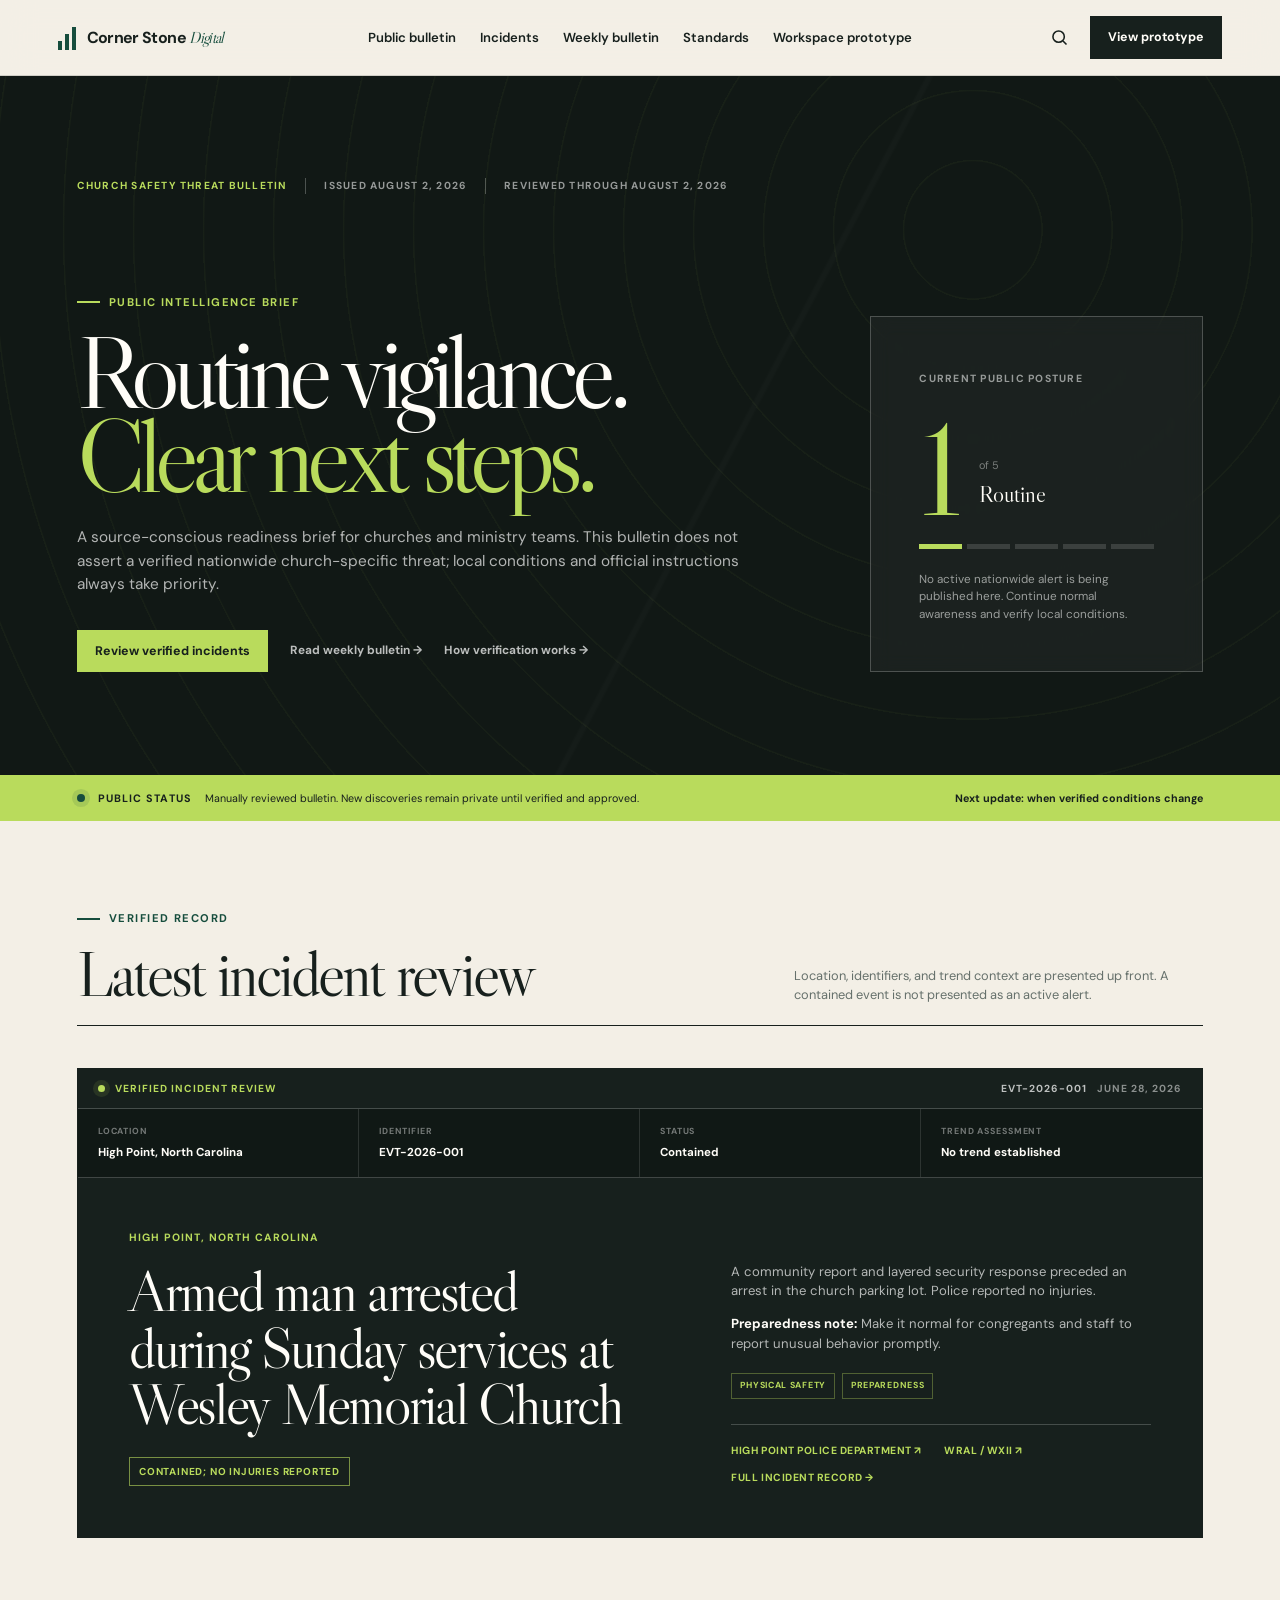
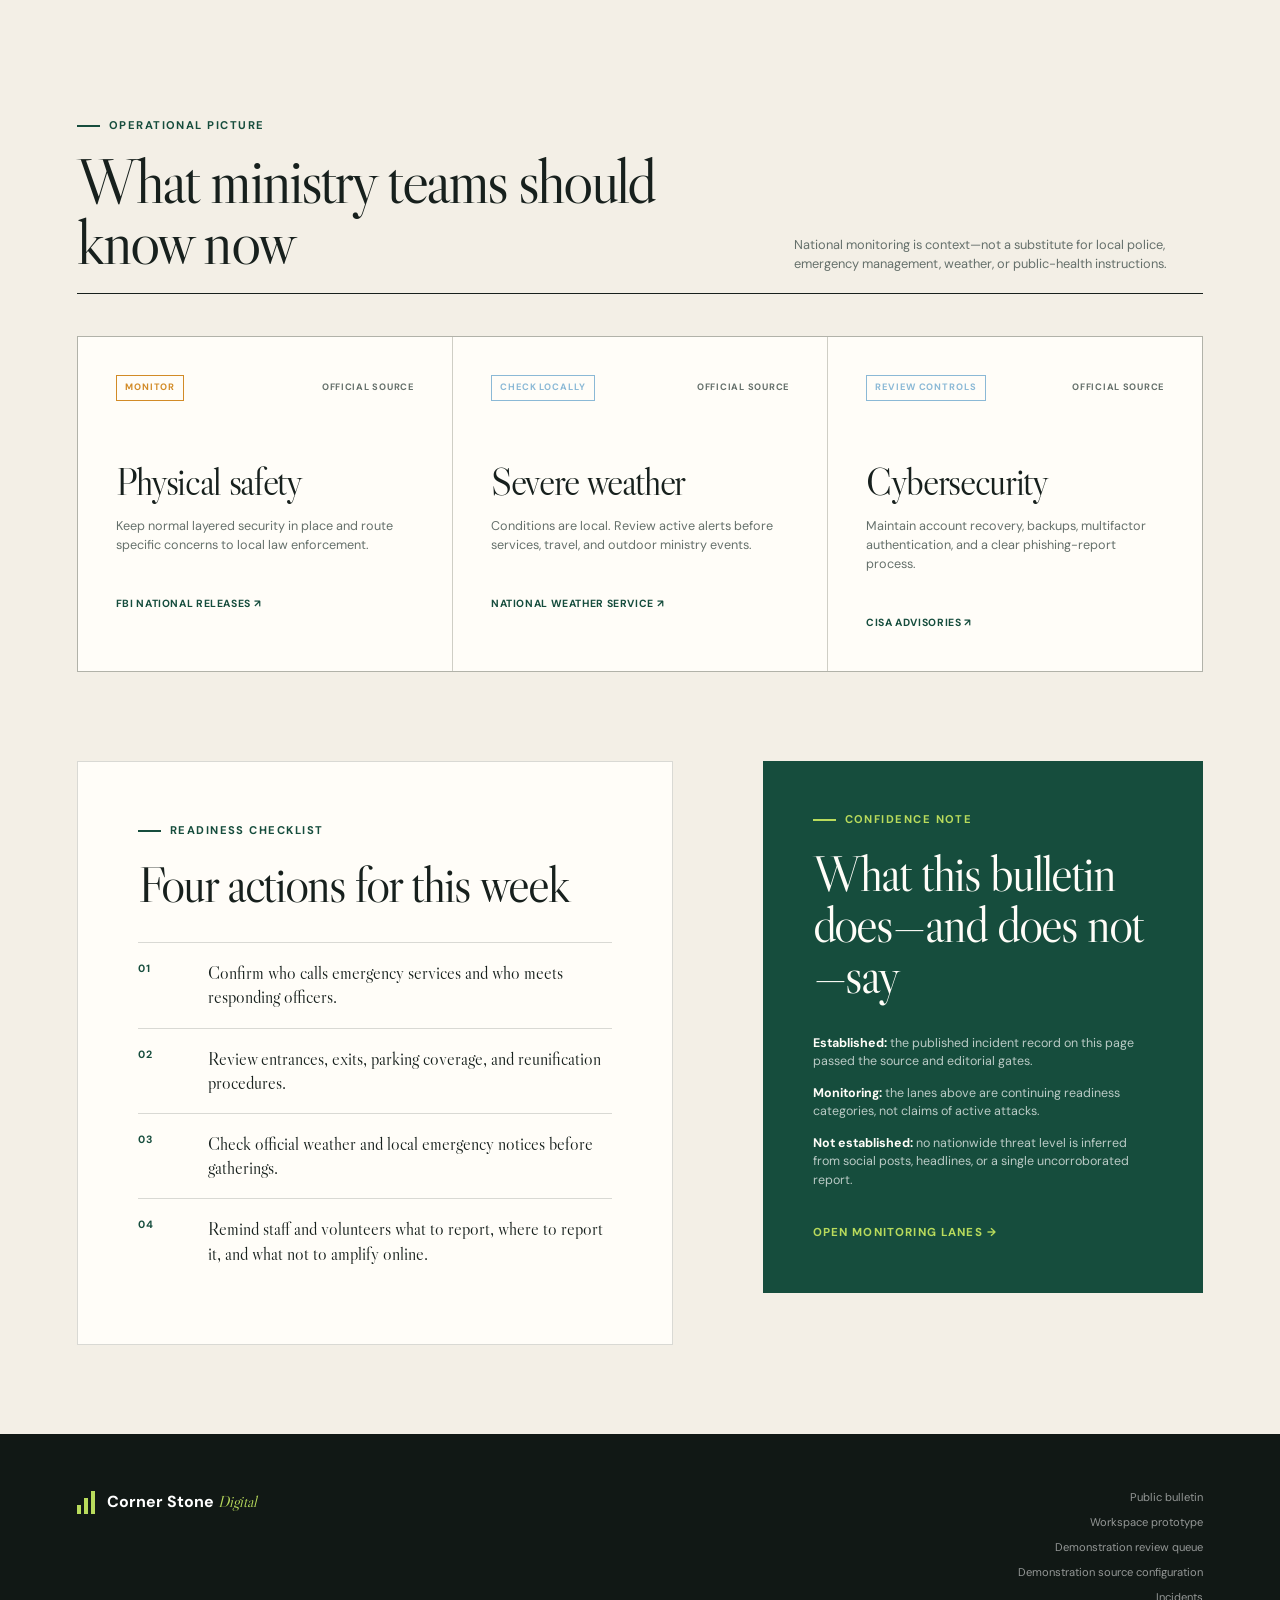
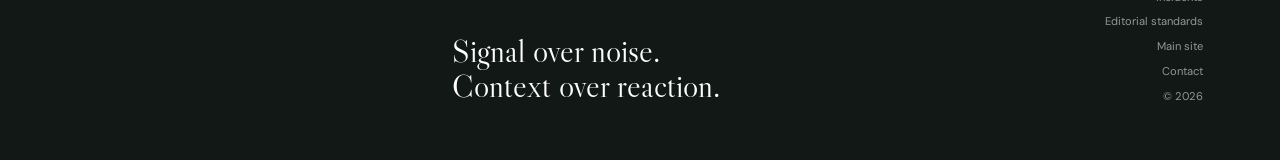
<file: dashboard/index.html>
<!doctype html>
<html lang="en">
  <head>
    <meta charset="UTF-8" />
    <meta name="viewport" content="width=device-width, initial-scale=1.0" />
    <meta
      name="description"
      content="Configurable church security dashboards combining verified Cornerstone intelligence with local, denominational, official, and internal sources."
    />
    <meta name="theme-color" content="#f3efe6" />
    <title>Church Security Intelligence Platform | Cornerstone Digital</title>
    <link rel="preconnect" href="https://fonts.googleapis.com" />
    <link rel="preconnect" href="https://fonts.gstatic.com" crossorigin />
    <link
      href="https://fonts.googleapis.com/css2?family=DM+Sans:wght@400;500;600;700&family=Libre+Caslon+Display&display=swap"
      rel="stylesheet"
    />
    <link rel="stylesheet" href="styles.css" />
  </head>
  <body>
    <a class="skip-link" href="#main">Skip to content</a>

    <header class="site-header">
      <a class="brand" href="/dashboard/" aria-label="Cornerstone Digital dashboard home">
        <span class="brand-mark" aria-hidden="true"><i></i><i></i><i></i></span>
        <span>Corner Stone <em>Digital</em></span>
      </a>
      <nav class="desktop-nav" aria-label="Primary navigation">
        <a href="#/">Public bulletin</a>
        <a href="#/incidents">Incidents</a>
        <a href="#/weekly">Weekly bulletin</a>
        <a href="#/standards">Standards</a>
        <a href="/workspace-demo/">Workspace prototype</a>
      </nav>
      <div class="header-actions">
        <button class="icon-button" id="search-button" aria-label="Search" title="Search">
          <svg viewBox="0 0 24 24" aria-hidden="true"><circle cx="11" cy="11" r="6.5"></circle><path d="m16 16 4 4"></path></svg>
        </button>
        <a class="button button-dark desktop-subscribe context-action" href="/workspace-demo/">View prototype</a>
        <button class="menu-button" id="menu-button" aria-expanded="false" aria-controls="mobile-menu">Menu</button>
      </div>
      <nav class="mobile-menu" id="mobile-menu" aria-label="Mobile navigation">
        <a href="#/">Public bulletin</a>
        <a href="#/incidents">Incidents</a>
        <a href="#/weekly">Weekly bulletin</a>
        <a href="#/standards">Standards</a>
        <a href="/workspace-demo/">Workspace prototype</a>
      </nav>
    </header>

    <main id="main"></main>

    <footer class="site-footer">
      <div class="footer-brand">
        <span class="brand-mark brand-mark-light" aria-hidden="true"><i></i><i></i><i></i></span>
        <p>Corner Stone <em>Digital</em></p>
      </div>
      <p class="footer-statement">Signal over noise.<br />Context over reaction.</p>
      <div class="footer-links">
        <a href="#/">Public bulletin</a>
        <a href="/workspace-demo/">Workspace prototype</a>
        <a href="/workspace-demo/review/">Demonstration review queue</a>
        <a href="/workspace-demo/sources/">Demonstration source configuration</a>
        <a href="#/incidents">Incidents</a>
        <a href="#/standards">Editorial standards</a>
        <a href="https://cornerstonedigital.dev/">Main site</a>
        <a href="mailto:admin@cornerstonedigital.dev">Contact</a>
        <span>© <span id="year"></span></span>
      </div>
    </footer>

    <dialog class="search-dialog" id="search-dialog">
      <form method="dialog" class="search-header">
        <label for="search-input">Search the briefing</label>
        <button class="icon-button" value="close" aria-label="Close search">×</button>
      </form>
      <input id="search-input" type="search" placeholder="Try “infrastructure” or “policy”" autocomplete="off" />
      <div id="search-results" class="search-results" aria-live="polite"></div>
    </dialog>

    <div class="toast" id="toast" role="status" aria-live="polite"></div>
    <script src="content/content-data.js"></script>
    <script src="app.js?v=workspace-paths-3"></script>
  </body>
</html>
</file>
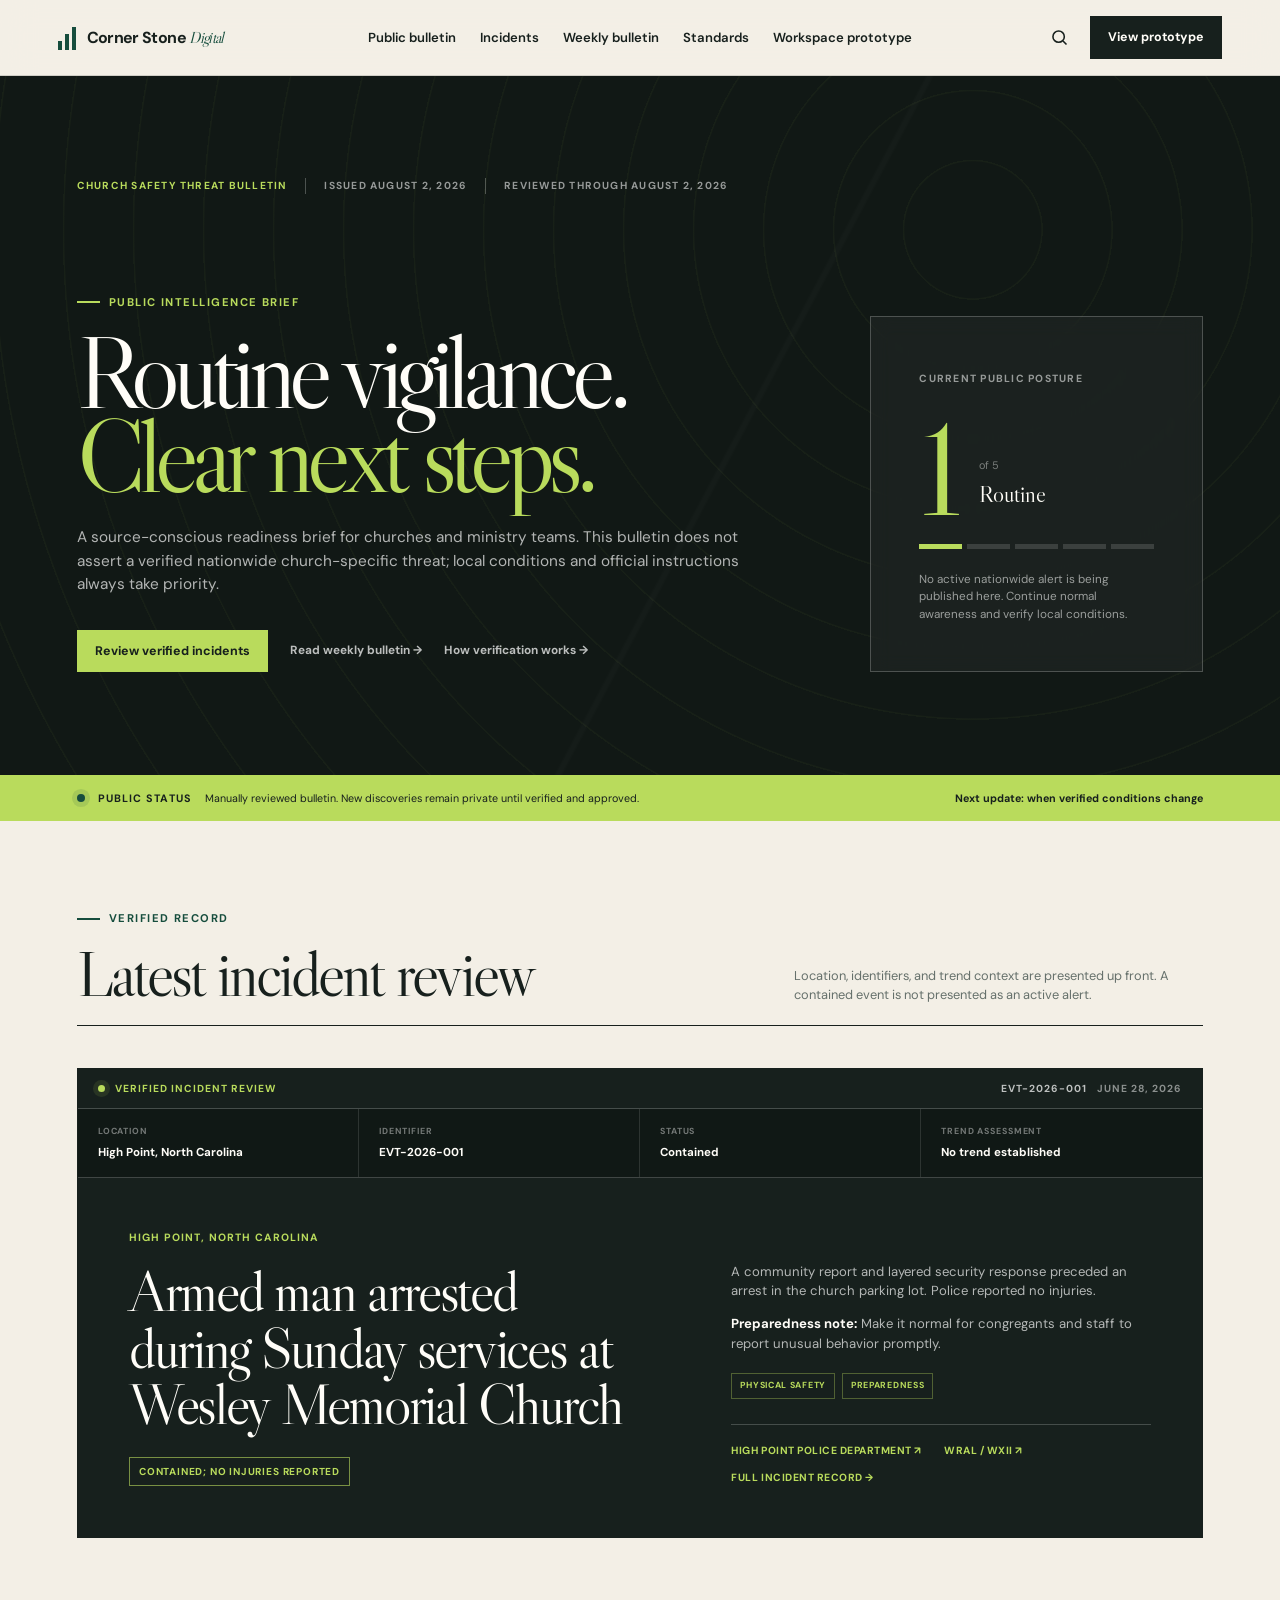
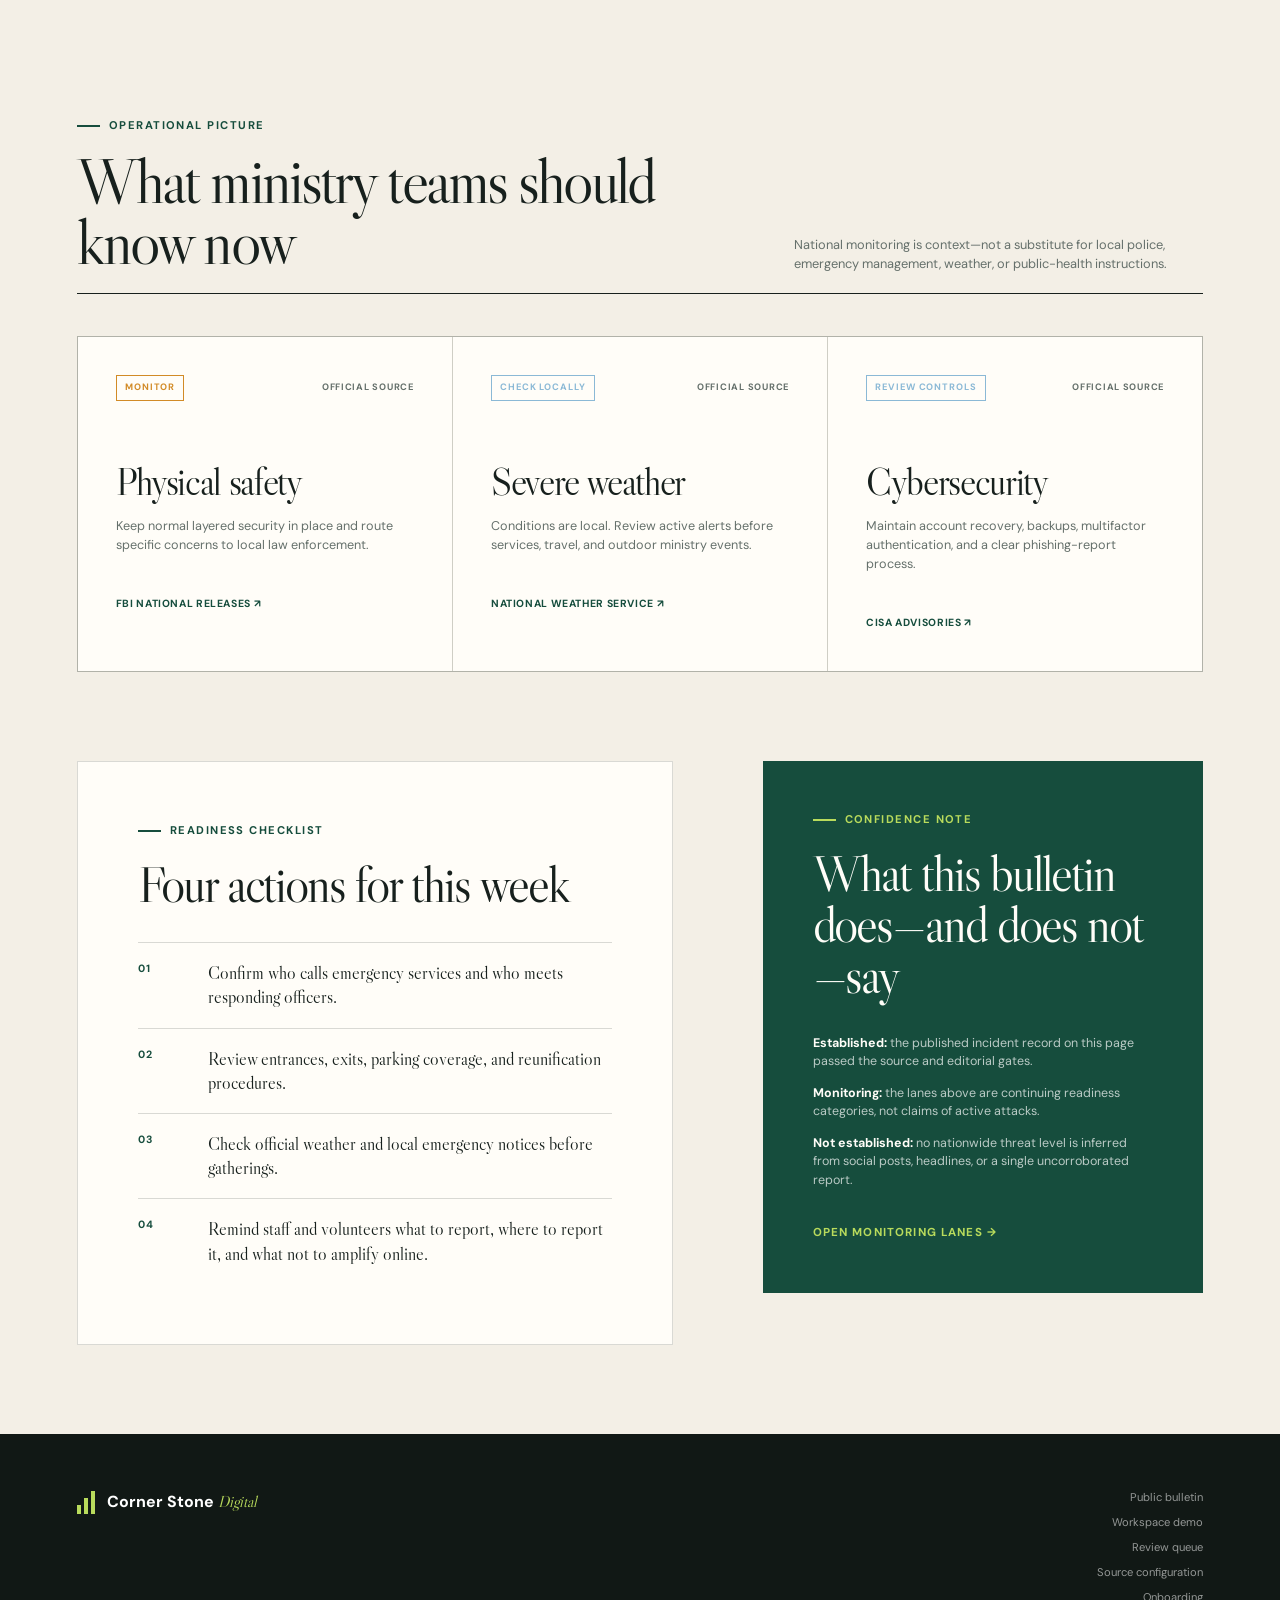
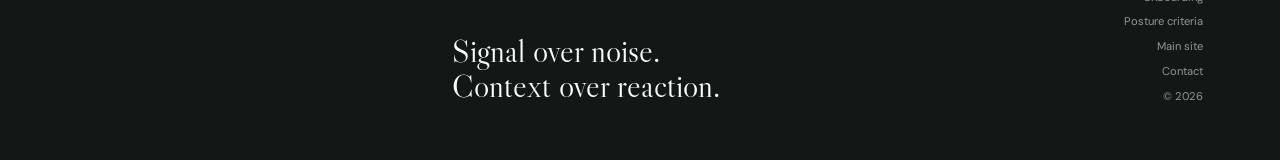
<file: workspace-demo/index.html>
<!doctype html>
<html lang="en">
  <head>
    <meta charset="UTF-8" />
    <meta name="viewport" content="width=device-width, initial-scale=1.0" />
    <meta name="description" content="A public Cornerstone Digital prototype showing configurable church security workflows, sources, reviews, readiness governance, and onboarding." />
    <meta name="theme-color" content="#f3efe6" />
    <link rel="canonical" href="https://cornerstonedigital.dev/workspace-demo/" />
    <title>Church Workspace Demo | Cornerstone Digital</title>
    <link rel="preconnect" href="https://fonts.googleapis.com" />
    <link rel="preconnect" href="https://fonts.gstatic.com" crossorigin />
    <link href="https://fonts.googleapis.com/css2?family=DM+Sans:wght@400;500;600;700&family=Libre+Caslon+Display&display=swap" rel="stylesheet" />
    <link rel="stylesheet" href="/dashboard/styles.css" />
  </head>
  <body>
    <a class="skip-link" href="#main">Skip to content</a>
    <header class="site-header">
      <a class="brand" href="/workspace-demo/" aria-label="Cornerstone Digital workspace demo home"><span class="brand-mark" aria-hidden="true"><i></i><i></i><i></i></span><span>Corner Stone <em>Digital</em></span></a>
      <nav class="desktop-nav" aria-label="Primary navigation"></nav>
      <div class="header-actions">
        <button class="icon-button" id="search-button" aria-label="Search" title="Search"><svg viewBox="0 0 24 24" aria-hidden="true"><circle cx="11" cy="11" r="6.5"></circle><path d="m16 16 4 4"></path></svg></button>
        <a class="button button-dark desktop-subscribe context-action" href="/dashboard/">Public bulletin</a>
        <button class="menu-button" id="menu-button" aria-expanded="false" aria-controls="mobile-menu">Menu</button>
      </div>
      <nav class="mobile-menu" id="mobile-menu" aria-label="Mobile navigation"></nav>
    </header>
    <main id="main"></main>
    <footer class="site-footer">
      <div class="footer-brand"><span class="brand-mark brand-mark-light" aria-hidden="true"><i></i><i></i><i></i></span><p>Corner Stone <em>Digital</em></p></div>
      <p class="footer-statement">Signal over noise.<br />Context over reaction.</p>
      <div class="footer-links"><a href="/dashboard/">Public bulletin</a><a href="/workspace-demo/">Workspace demo</a><a href="/workspace-demo/review/">Review queue</a><a href="/workspace-demo/sources/">Source configuration</a><a href="/workspace-demo/onboarding/">Onboarding</a><a href="/workspace-demo/posture-criteria/">Posture criteria</a><a href="https://cornerstonedigital.dev/">Main site</a><a href="mailto:admin@cornerstonedigital.dev">Contact</a><span>© <span id="year"></span></span></div>
    </footer>
    <dialog class="search-dialog" id="search-dialog">
      <form method="dialog" class="search-header"><label for="search-input">Search the briefing</label><button class="icon-button" value="close" aria-label="Close search">×</button></form>
      <input id="search-input" type="search" placeholder="Try “infrastructure” or “policy”" autocomplete="off" />
      <div id="search-results" class="search-results" aria-live="polite"></div>
    </dialog>
    <div class="toast" id="toast" role="status" aria-live="polite"></div>
    <script src="/dashboard/content/content-data.js"></script>
    <script src="/dashboard/app.js?v=workspace-paths-3"></script>
  </body>
</html>
</file>
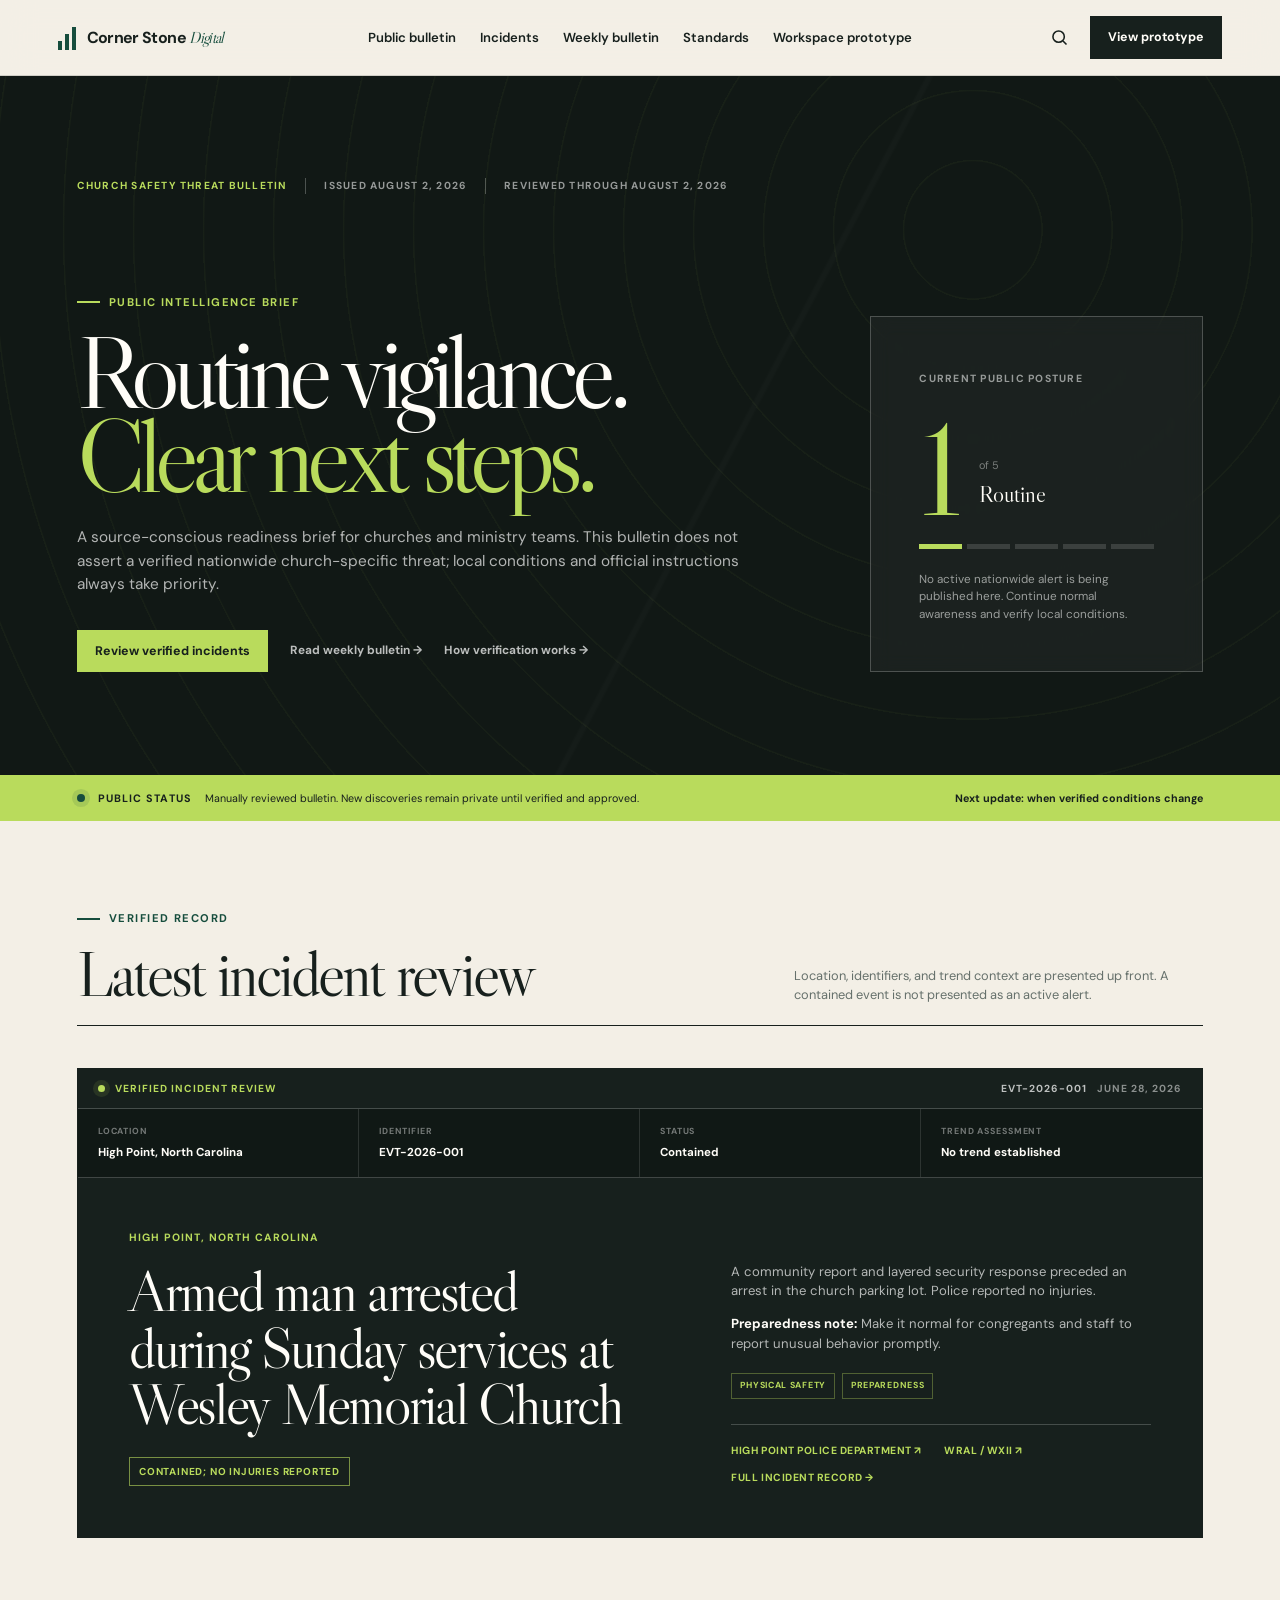
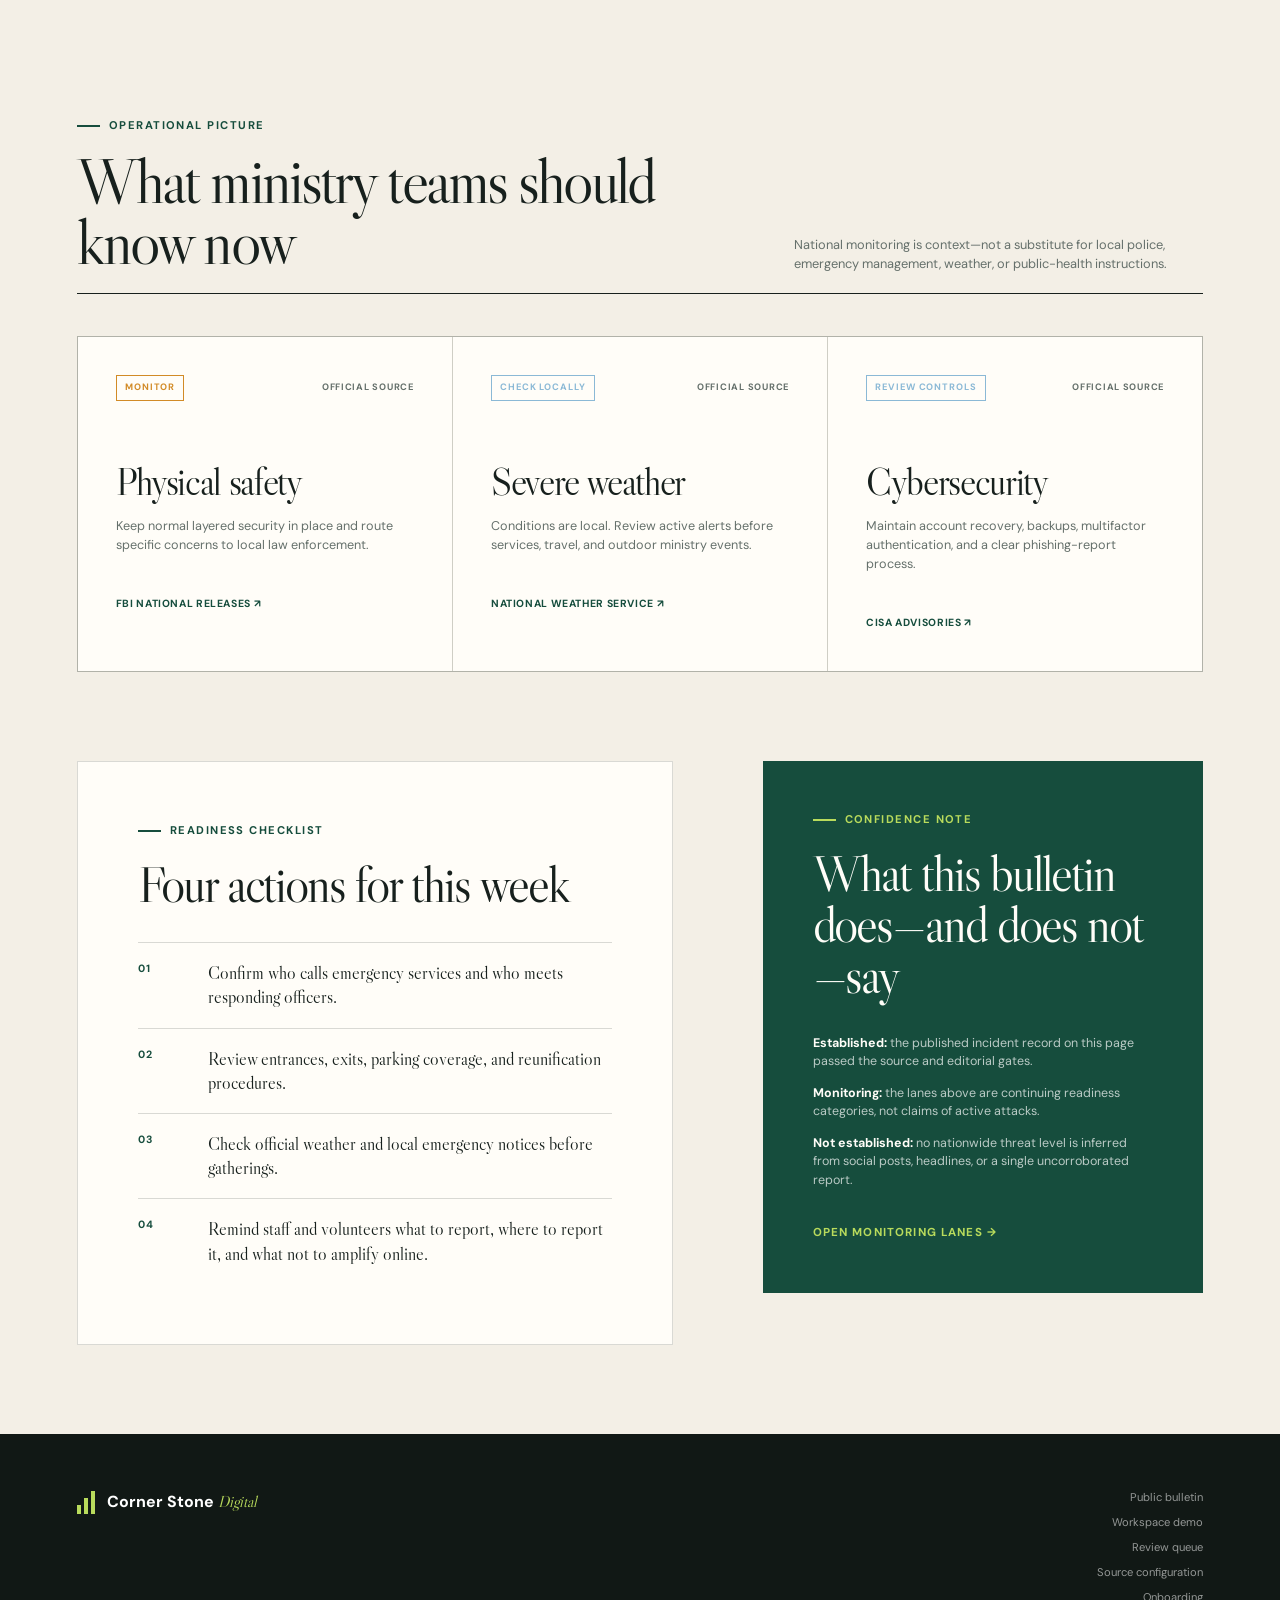
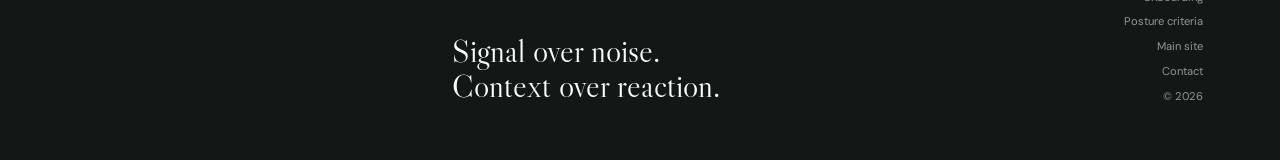
<file: workspace-demo/onboarding/index.html>
<!doctype html>
<html lang="en">
  <head>
    <meta charset="UTF-8" />
    <meta name="viewport" content="width=device-width, initial-scale=1.0" />
    <meta name="description" content="A public Cornerstone Digital prototype showing configurable church security workflows, sources, reviews, readiness governance, and onboarding." />
    <meta name="theme-color" content="#f3efe6" />
    <link rel="canonical" href="https://cornerstonedigital.dev/workspace-demo/onboarding/" />
    <title>Workspace Onboarding Demo | Cornerstone Digital</title>
    <link rel="preconnect" href="https://fonts.googleapis.com" />
    <link rel="preconnect" href="https://fonts.gstatic.com" crossorigin />
    <link href="https://fonts.googleapis.com/css2?family=DM+Sans:wght@400;500;600;700&family=Libre+Caslon+Display&display=swap" rel="stylesheet" />
    <link rel="stylesheet" href="/dashboard/styles.css" />
  </head>
  <body>
    <a class="skip-link" href="#main">Skip to content</a>
    <header class="site-header">
      <a class="brand" href="/workspace-demo/" aria-label="Cornerstone Digital workspace demo home"><span class="brand-mark" aria-hidden="true"><i></i><i></i><i></i></span><span>Corner Stone <em>Digital</em></span></a>
      <nav class="desktop-nav" aria-label="Primary navigation"></nav>
      <div class="header-actions">
        <button class="icon-button" id="search-button" aria-label="Search" title="Search"><svg viewBox="0 0 24 24" aria-hidden="true"><circle cx="11" cy="11" r="6.5"></circle><path d="m16 16 4 4"></path></svg></button>
        <a class="button button-dark desktop-subscribe context-action" href="/dashboard/">Public bulletin</a>
        <button class="menu-button" id="menu-button" aria-expanded="false" aria-controls="mobile-menu">Menu</button>
      </div>
      <nav class="mobile-menu" id="mobile-menu" aria-label="Mobile navigation"></nav>
    </header>
    <main id="main"></main>
    <footer class="site-footer">
      <div class="footer-brand"><span class="brand-mark brand-mark-light" aria-hidden="true"><i></i><i></i><i></i></span><p>Corner Stone <em>Digital</em></p></div>
      <p class="footer-statement">Signal over noise.<br />Context over reaction.</p>
      <div class="footer-links"><a href="/dashboard/">Public bulletin</a><a href="/workspace-demo/">Workspace demo</a><a href="/workspace-demo/review/">Review queue</a><a href="/workspace-demo/sources/">Source configuration</a><a href="/workspace-demo/onboarding/">Onboarding</a><a href="/workspace-demo/posture-criteria/">Posture criteria</a><a href="https://cornerstonedigital.dev/">Main site</a><a href="mailto:admin@cornerstonedigital.dev">Contact</a><span>© <span id="year"></span></span></div>
    </footer>
    <dialog class="search-dialog" id="search-dialog">
      <form method="dialog" class="search-header"><label for="search-input">Search the briefing</label><button class="icon-button" value="close" aria-label="Close search">×</button></form>
      <input id="search-input" type="search" placeholder="Try “infrastructure” or “policy”" autocomplete="off" />
      <div id="search-results" class="search-results" aria-live="polite"></div>
    </dialog>
    <div class="toast" id="toast" role="status" aria-live="polite"></div>
    <script src="/dashboard/content/content-data.js"></script>
    <script src="/dashboard/app.js?v=workspace-paths-3"></script>
  </body>
</html>
</file>
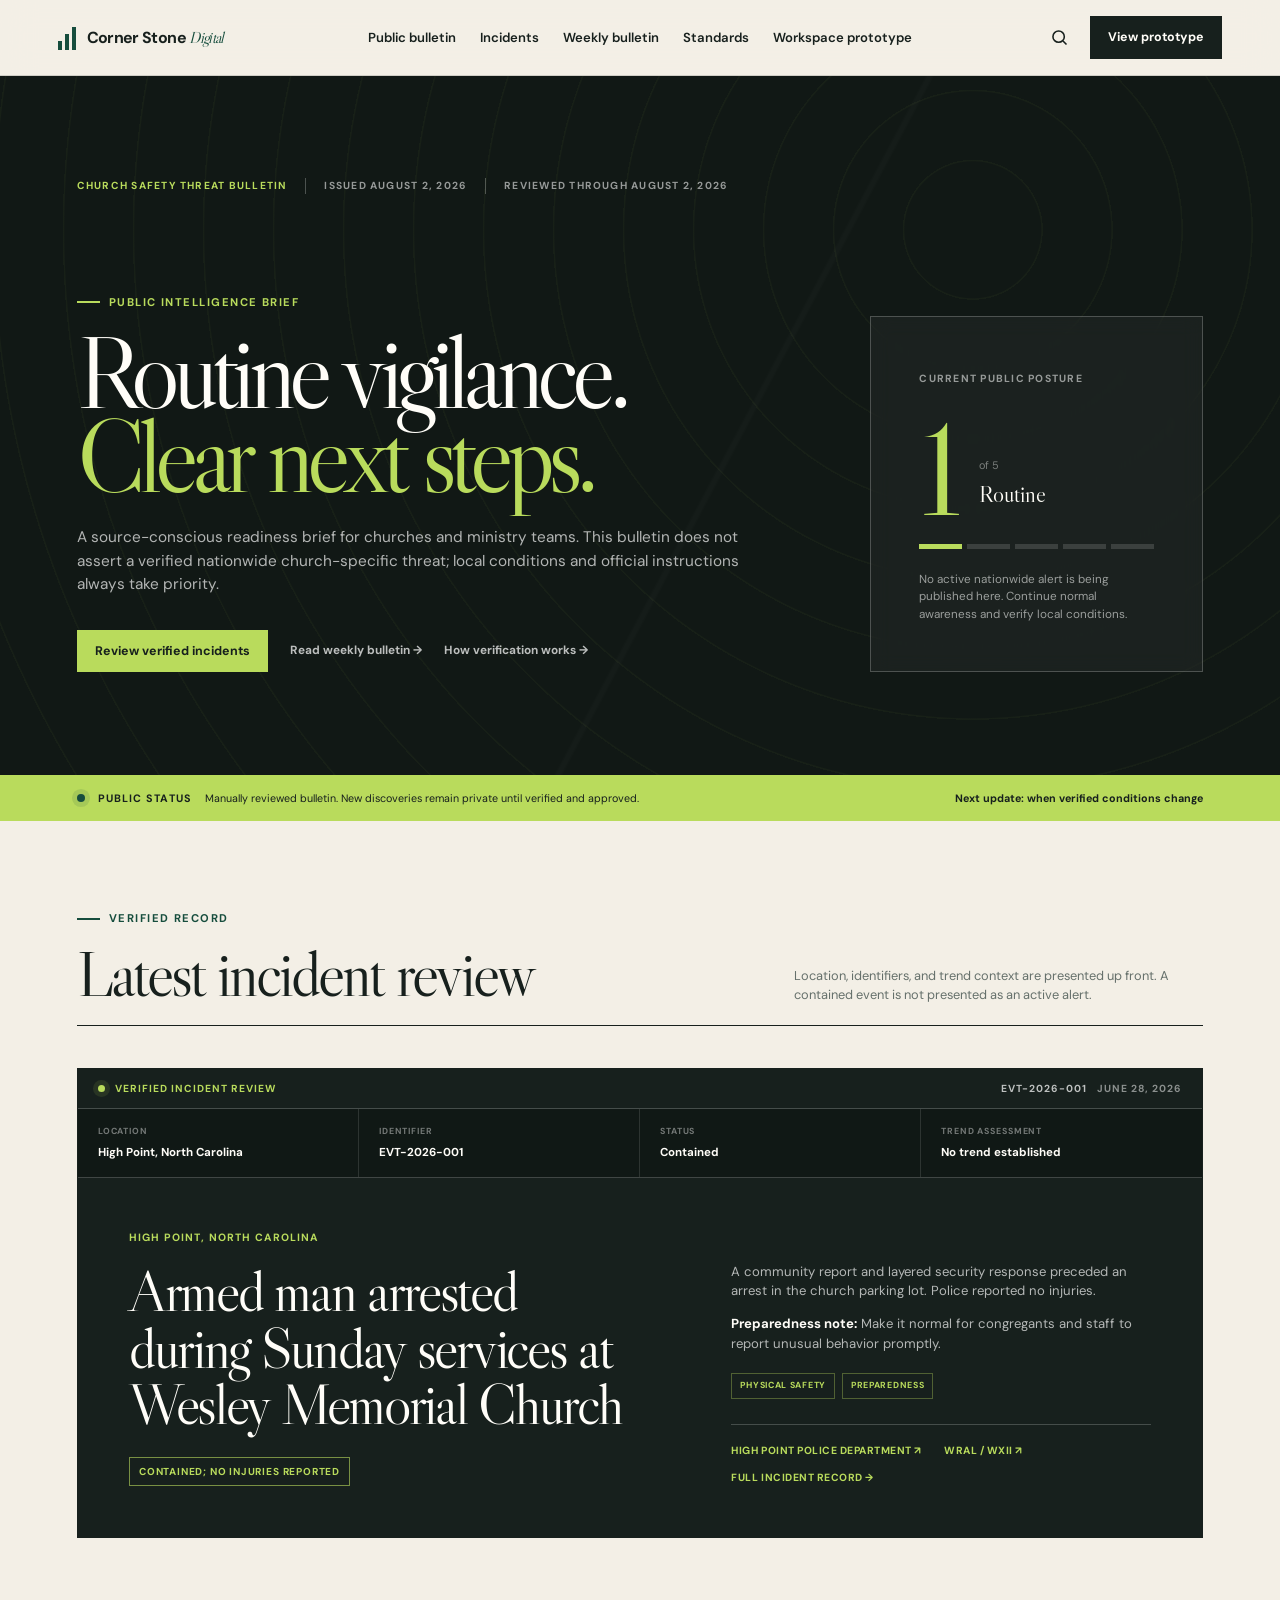
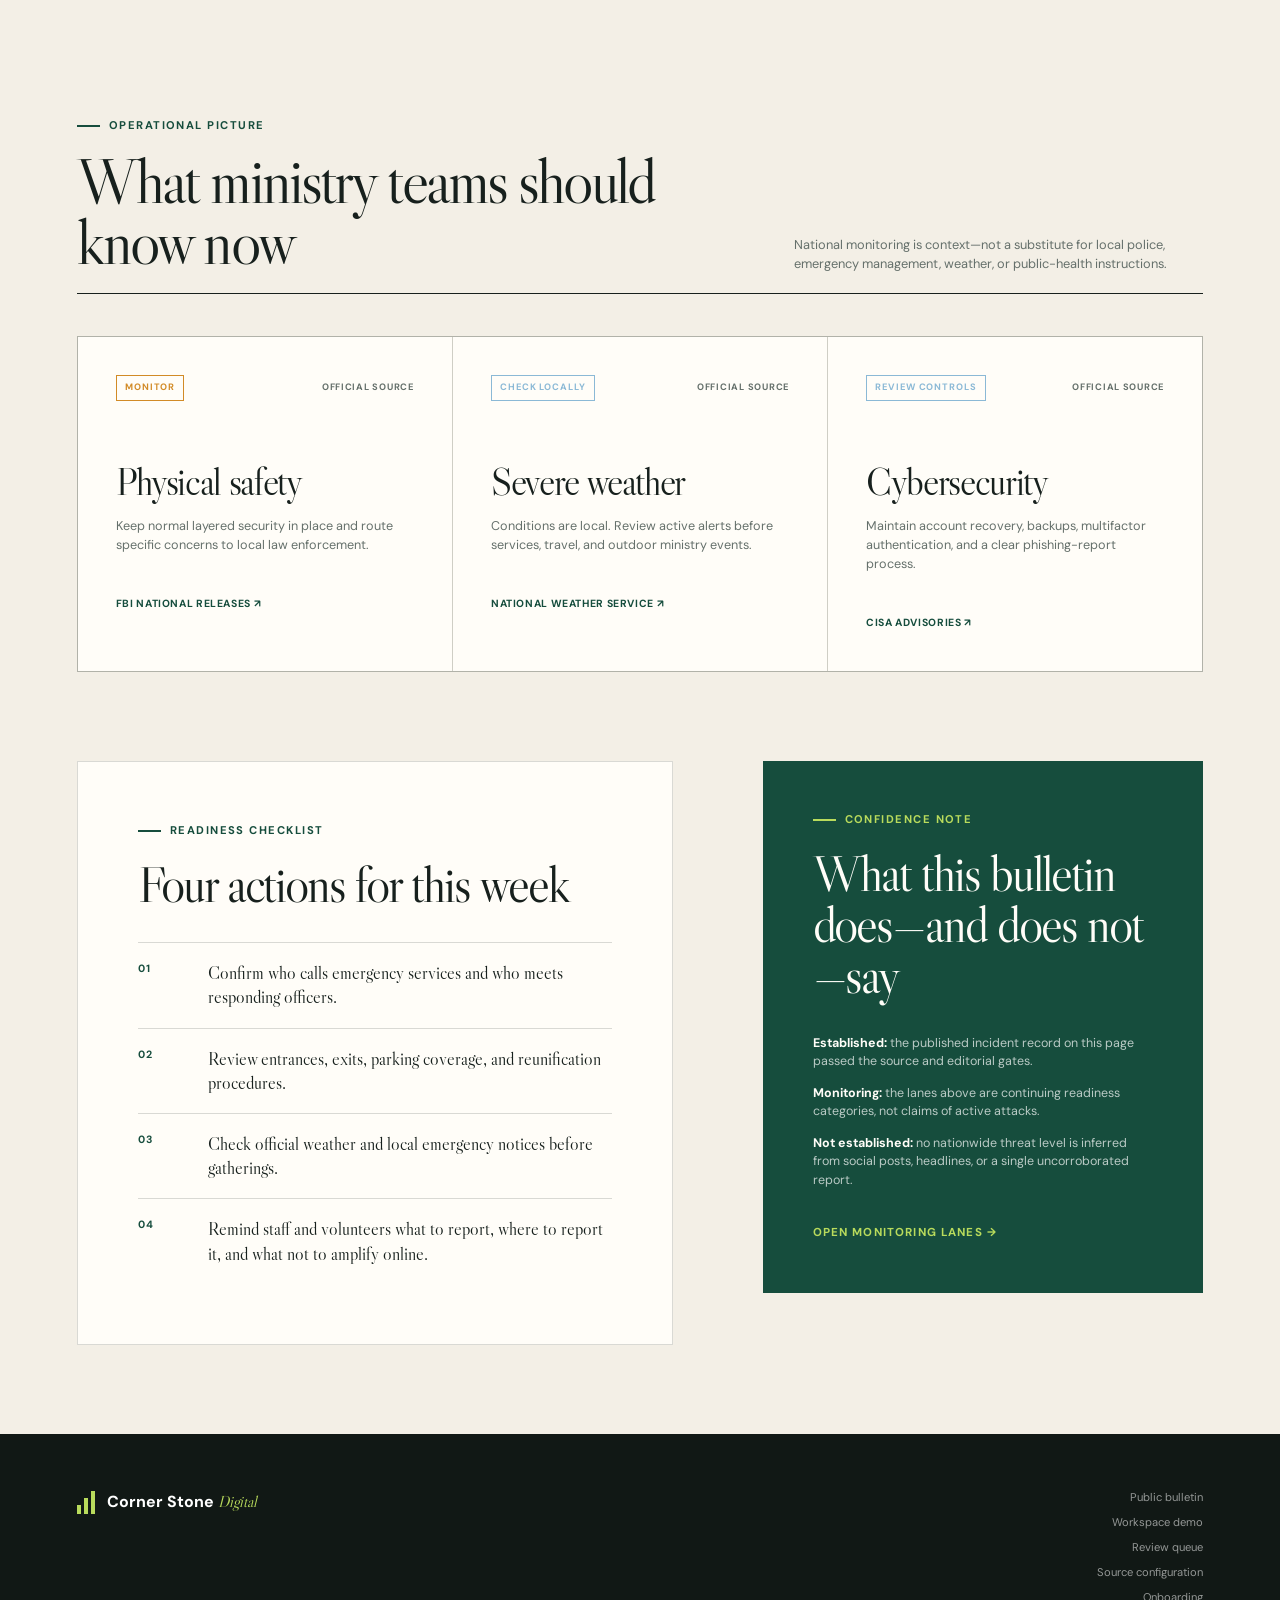
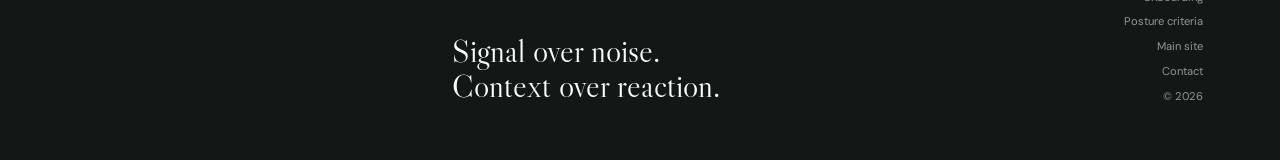
<file: workspace-demo/posture-criteria/index.html>
<!doctype html>
<html lang="en">
  <head>
    <meta charset="UTF-8" />
    <meta name="viewport" content="width=device-width, initial-scale=1.0" />
    <meta name="description" content="A public Cornerstone Digital prototype showing configurable church security workflows, sources, reviews, readiness governance, and onboarding." />
    <meta name="theme-color" content="#f3efe6" />
    <link rel="canonical" href="https://cornerstonedigital.dev/workspace-demo/posture-criteria/" />
    <title>Readiness Posture Criteria | Cornerstone Digital</title>
    <link rel="preconnect" href="https://fonts.googleapis.com" />
    <link rel="preconnect" href="https://fonts.gstatic.com" crossorigin />
    <link href="https://fonts.googleapis.com/css2?family=DM+Sans:wght@400;500;600;700&family=Libre+Caslon+Display&display=swap" rel="stylesheet" />
    <link rel="stylesheet" href="/dashboard/styles.css" />
  </head>
  <body>
    <a class="skip-link" href="#main">Skip to content</a>
    <header class="site-header">
      <a class="brand" href="/workspace-demo/" aria-label="Cornerstone Digital workspace demo home"><span class="brand-mark" aria-hidden="true"><i></i><i></i><i></i></span><span>Corner Stone <em>Digital</em></span></a>
      <nav class="desktop-nav" aria-label="Primary navigation"></nav>
      <div class="header-actions">
        <button class="icon-button" id="search-button" aria-label="Search" title="Search"><svg viewBox="0 0 24 24" aria-hidden="true"><circle cx="11" cy="11" r="6.5"></circle><path d="m16 16 4 4"></path></svg></button>
        <a class="button button-dark desktop-subscribe context-action" href="/dashboard/">Public bulletin</a>
        <button class="menu-button" id="menu-button" aria-expanded="false" aria-controls="mobile-menu">Menu</button>
      </div>
      <nav class="mobile-menu" id="mobile-menu" aria-label="Mobile navigation"></nav>
    </header>
    <main id="main"></main>
    <footer class="site-footer">
      <div class="footer-brand"><span class="brand-mark brand-mark-light" aria-hidden="true"><i></i><i></i><i></i></span><p>Corner Stone <em>Digital</em></p></div>
      <p class="footer-statement">Signal over noise.<br />Context over reaction.</p>
      <div class="footer-links"><a href="/dashboard/">Public bulletin</a><a href="/workspace-demo/">Workspace demo</a><a href="/workspace-demo/review/">Review queue</a><a href="/workspace-demo/sources/">Source configuration</a><a href="/workspace-demo/onboarding/">Onboarding</a><a href="/workspace-demo/posture-criteria/">Posture criteria</a><a href="https://cornerstonedigital.dev/">Main site</a><a href="mailto:admin@cornerstonedigital.dev">Contact</a><span>© <span id="year"></span></span></div>
    </footer>
    <dialog class="search-dialog" id="search-dialog">
      <form method="dialog" class="search-header"><label for="search-input">Search the briefing</label><button class="icon-button" value="close" aria-label="Close search">×</button></form>
      <input id="search-input" type="search" placeholder="Try “infrastructure” or “policy”" autocomplete="off" />
      <div id="search-results" class="search-results" aria-live="polite"></div>
    </dialog>
    <div class="toast" id="toast" role="status" aria-live="polite"></div>
    <script src="/dashboard/content/content-data.js"></script>
    <script src="/dashboard/app.js?v=workspace-paths-3"></script>
  </body>
</html>
</file>
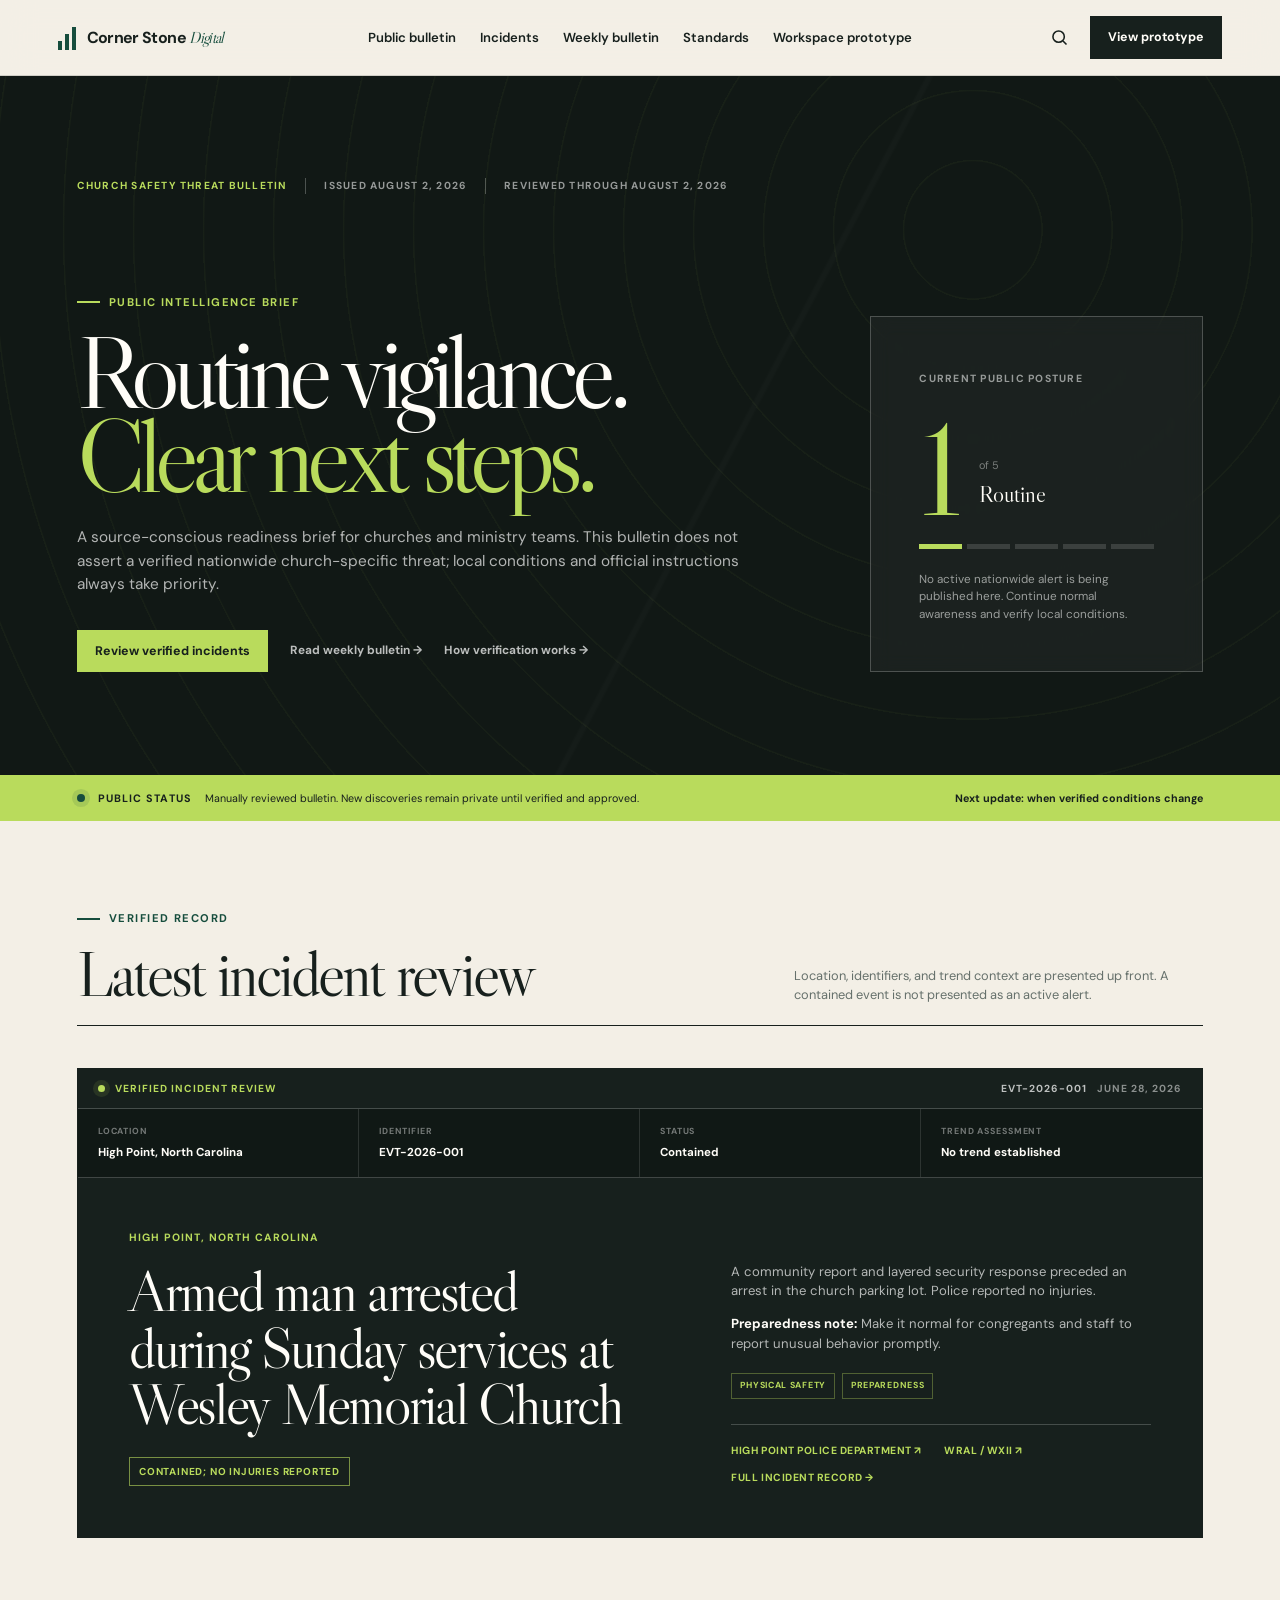
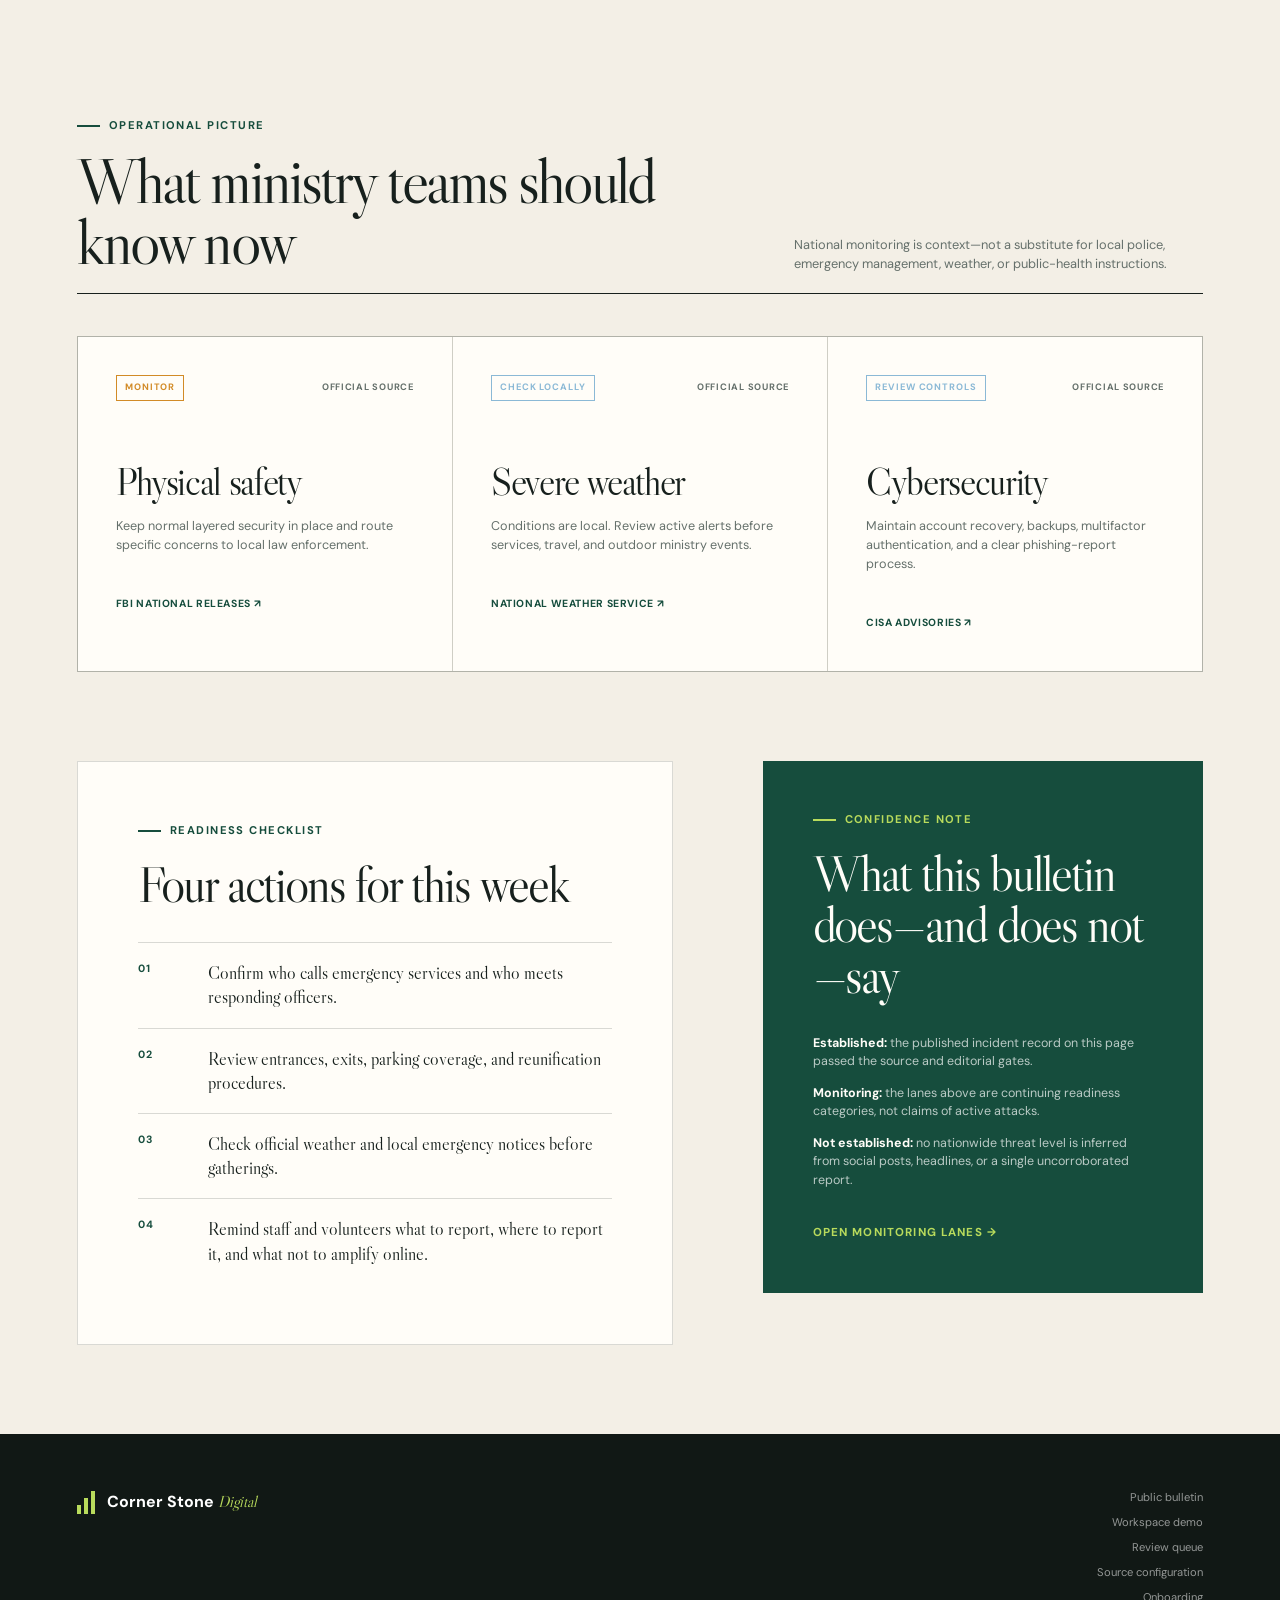
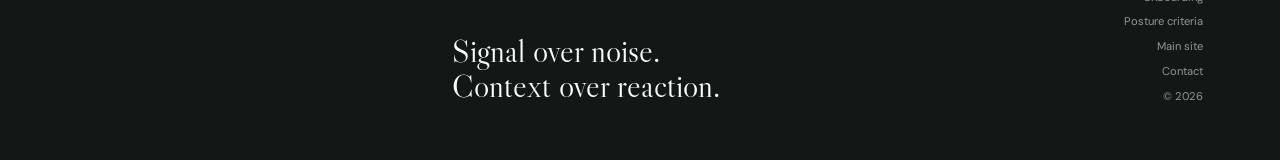
<file: workspace-demo/review/index.html>
<!doctype html>
<html lang="en">
  <head>
    <meta charset="UTF-8" />
    <meta name="viewport" content="width=device-width, initial-scale=1.0" />
    <meta name="description" content="A public Cornerstone Digital prototype showing configurable church security workflows, sources, reviews, readiness governance, and onboarding." />
    <meta name="theme-color" content="#f3efe6" />
    <link rel="canonical" href="https://cornerstonedigital.dev/workspace-demo/review/" />
    <title>Review Queue Demo | Cornerstone Digital</title>
    <link rel="preconnect" href="https://fonts.googleapis.com" />
    <link rel="preconnect" href="https://fonts.gstatic.com" crossorigin />
    <link href="https://fonts.googleapis.com/css2?family=DM+Sans:wght@400;500;600;700&family=Libre+Caslon+Display&display=swap" rel="stylesheet" />
    <link rel="stylesheet" href="/dashboard/styles.css" />
  </head>
  <body>
    <a class="skip-link" href="#main">Skip to content</a>
    <header class="site-header">
      <a class="brand" href="/workspace-demo/" aria-label="Cornerstone Digital workspace demo home"><span class="brand-mark" aria-hidden="true"><i></i><i></i><i></i></span><span>Corner Stone <em>Digital</em></span></a>
      <nav class="desktop-nav" aria-label="Primary navigation"></nav>
      <div class="header-actions">
        <button class="icon-button" id="search-button" aria-label="Search" title="Search"><svg viewBox="0 0 24 24" aria-hidden="true"><circle cx="11" cy="11" r="6.5"></circle><path d="m16 16 4 4"></path></svg></button>
        <a class="button button-dark desktop-subscribe context-action" href="/dashboard/">Public bulletin</a>
        <button class="menu-button" id="menu-button" aria-expanded="false" aria-controls="mobile-menu">Menu</button>
      </div>
      <nav class="mobile-menu" id="mobile-menu" aria-label="Mobile navigation"></nav>
    </header>
    <main id="main"></main>
    <footer class="site-footer">
      <div class="footer-brand"><span class="brand-mark brand-mark-light" aria-hidden="true"><i></i><i></i><i></i></span><p>Corner Stone <em>Digital</em></p></div>
      <p class="footer-statement">Signal over noise.<br />Context over reaction.</p>
      <div class="footer-links"><a href="/dashboard/">Public bulletin</a><a href="/workspace-demo/">Workspace demo</a><a href="/workspace-demo/review/">Review queue</a><a href="/workspace-demo/sources/">Source configuration</a><a href="/workspace-demo/onboarding/">Onboarding</a><a href="/workspace-demo/posture-criteria/">Posture criteria</a><a href="https://cornerstonedigital.dev/">Main site</a><a href="mailto:admin@cornerstonedigital.dev">Contact</a><span>© <span id="year"></span></span></div>
    </footer>
    <dialog class="search-dialog" id="search-dialog">
      <form method="dialog" class="search-header"><label for="search-input">Search the briefing</label><button class="icon-button" value="close" aria-label="Close search">×</button></form>
      <input id="search-input" type="search" placeholder="Try “infrastructure” or “policy”" autocomplete="off" />
      <div id="search-results" class="search-results" aria-live="polite"></div>
    </dialog>
    <div class="toast" id="toast" role="status" aria-live="polite"></div>
    <script src="/dashboard/content/content-data.js"></script>
    <script src="/dashboard/app.js?v=workspace-paths-3"></script>
  </body>
</html>
</file>
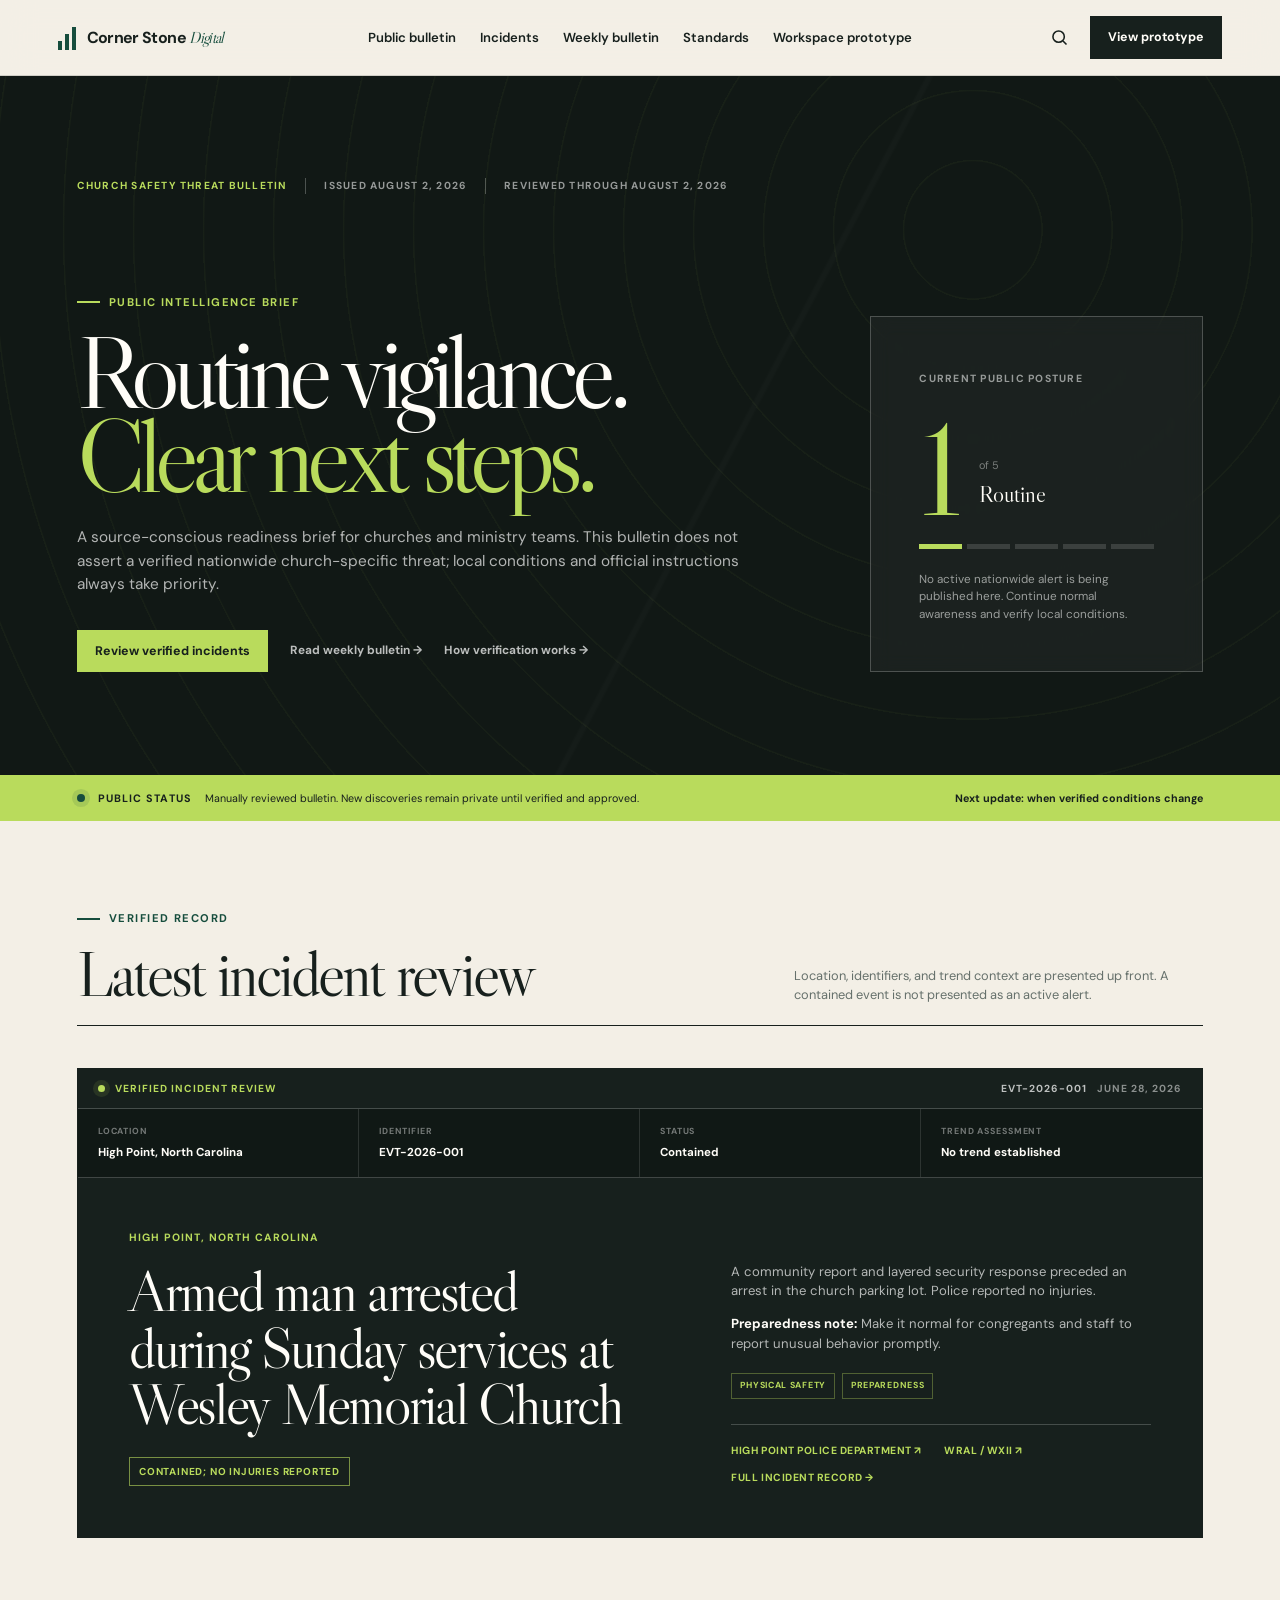
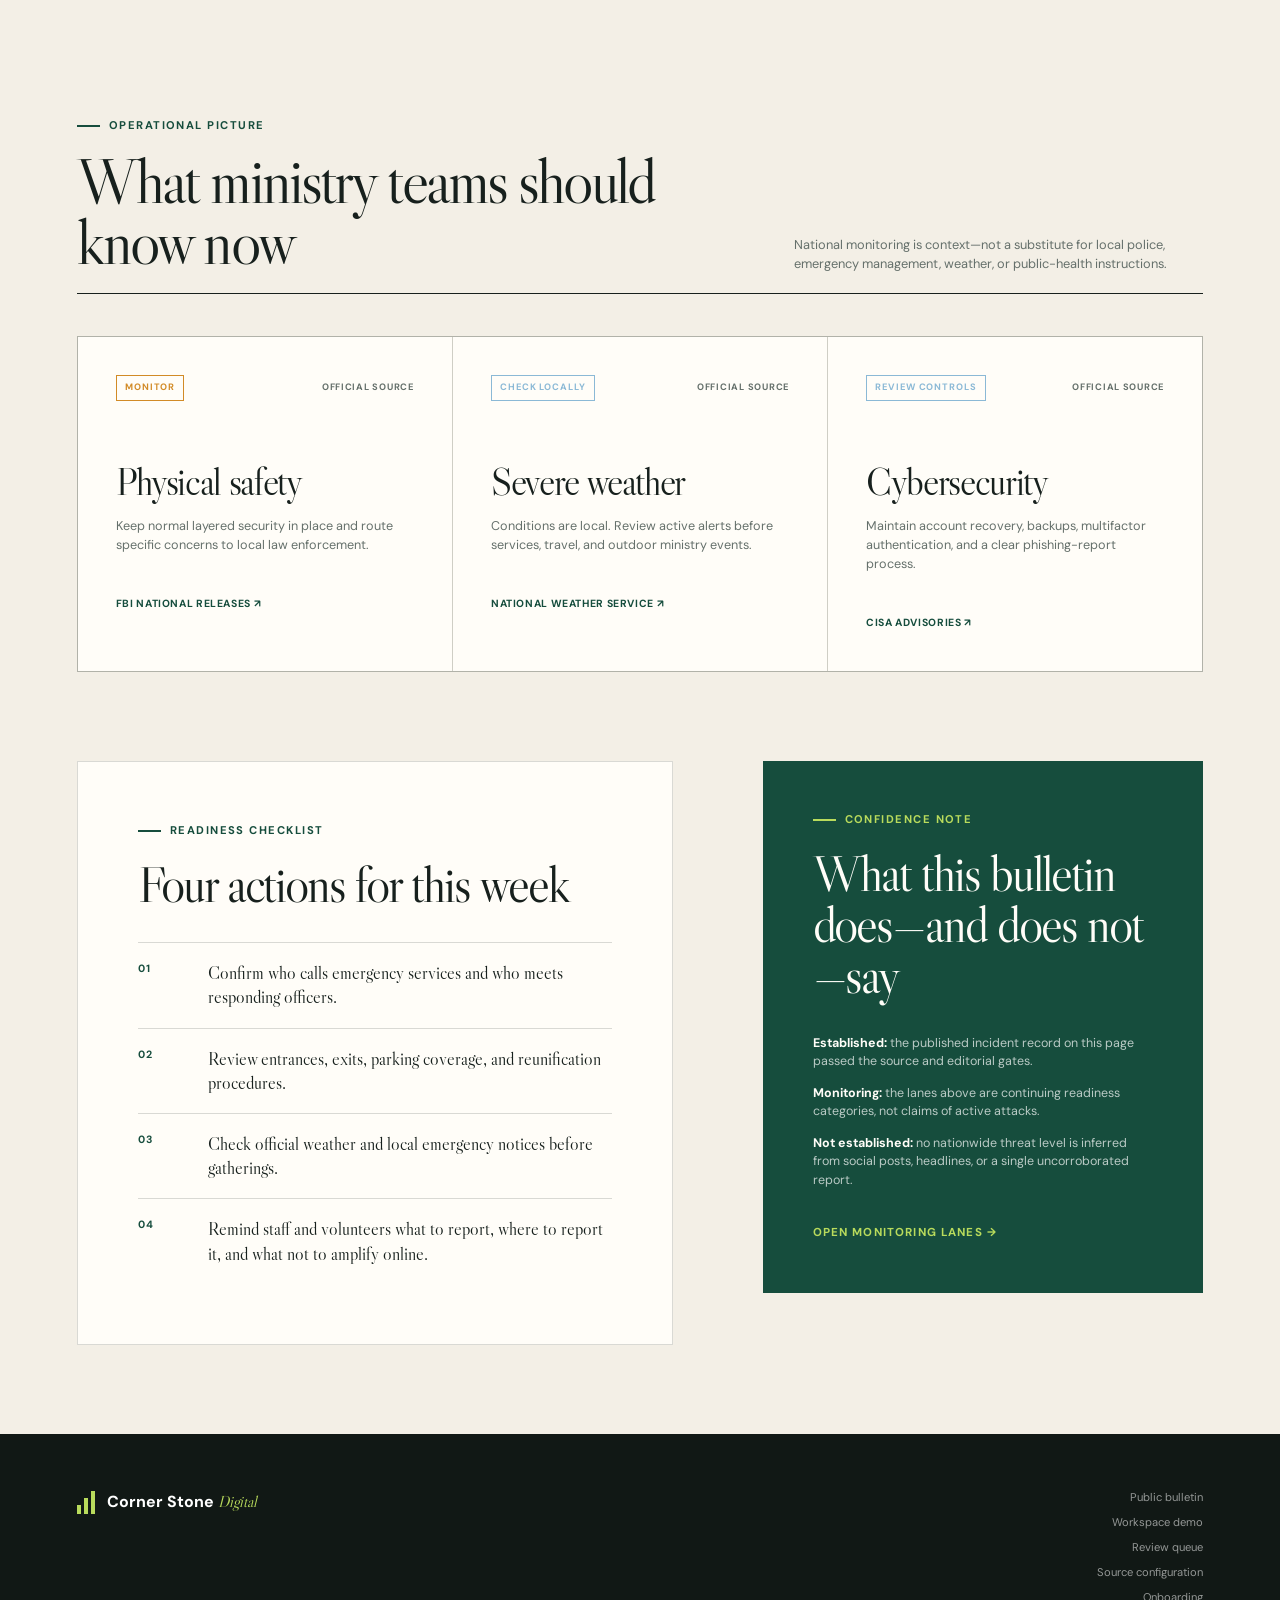
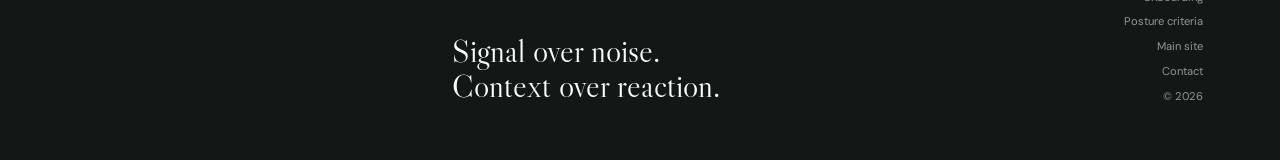
<file: workspace-demo/sources/index.html>
<!doctype html>
<html lang="en">
  <head>
    <meta charset="UTF-8" />
    <meta name="viewport" content="width=device-width, initial-scale=1.0" />
    <meta name="description" content="A public Cornerstone Digital prototype showing configurable church security workflows, sources, reviews, readiness governance, and onboarding." />
    <meta name="theme-color" content="#f3efe6" />
    <link rel="canonical" href="https://cornerstonedigital.dev/workspace-demo/sources/" />
    <title>Source Configuration Demo | Cornerstone Digital</title>
    <link rel="preconnect" href="https://fonts.googleapis.com" />
    <link rel="preconnect" href="https://fonts.gstatic.com" crossorigin />
    <link href="https://fonts.googleapis.com/css2?family=DM+Sans:wght@400;500;600;700&family=Libre+Caslon+Display&display=swap" rel="stylesheet" />
    <link rel="stylesheet" href="/dashboard/styles.css" />
  </head>
  <body>
    <a class="skip-link" href="#main">Skip to content</a>
    <header class="site-header">
      <a class="brand" href="/workspace-demo/" aria-label="Cornerstone Digital workspace demo home"><span class="brand-mark" aria-hidden="true"><i></i><i></i><i></i></span><span>Corner Stone <em>Digital</em></span></a>
      <nav class="desktop-nav" aria-label="Primary navigation"></nav>
      <div class="header-actions">
        <button class="icon-button" id="search-button" aria-label="Search" title="Search"><svg viewBox="0 0 24 24" aria-hidden="true"><circle cx="11" cy="11" r="6.5"></circle><path d="m16 16 4 4"></path></svg></button>
        <a class="button button-dark desktop-subscribe context-action" href="/dashboard/">Public bulletin</a>
        <button class="menu-button" id="menu-button" aria-expanded="false" aria-controls="mobile-menu">Menu</button>
      </div>
      <nav class="mobile-menu" id="mobile-menu" aria-label="Mobile navigation"></nav>
    </header>
    <main id="main"></main>
    <footer class="site-footer">
      <div class="footer-brand"><span class="brand-mark brand-mark-light" aria-hidden="true"><i></i><i></i><i></i></span><p>Corner Stone <em>Digital</em></p></div>
      <p class="footer-statement">Signal over noise.<br />Context over reaction.</p>
      <div class="footer-links"><a href="/dashboard/">Public bulletin</a><a href="/workspace-demo/">Workspace demo</a><a href="/workspace-demo/review/">Review queue</a><a href="/workspace-demo/sources/">Source configuration</a><a href="/workspace-demo/onboarding/">Onboarding</a><a href="/workspace-demo/posture-criteria/">Posture criteria</a><a href="https://cornerstonedigital.dev/">Main site</a><a href="mailto:admin@cornerstonedigital.dev">Contact</a><span>© <span id="year"></span></span></div>
    </footer>
    <dialog class="search-dialog" id="search-dialog">
      <form method="dialog" class="search-header"><label for="search-input">Search the briefing</label><button class="icon-button" value="close" aria-label="Close search">×</button></form>
      <input id="search-input" type="search" placeholder="Try “infrastructure” or “policy”" autocomplete="off" />
      <div id="search-results" class="search-results" aria-live="polite"></div>
    </dialog>
    <div class="toast" id="toast" role="status" aria-live="polite"></div>
    <script src="/dashboard/content/content-data.js"></script>
    <script src="/dashboard/app.js?v=workspace-paths-3"></script>
  </body>
</html>
</file>
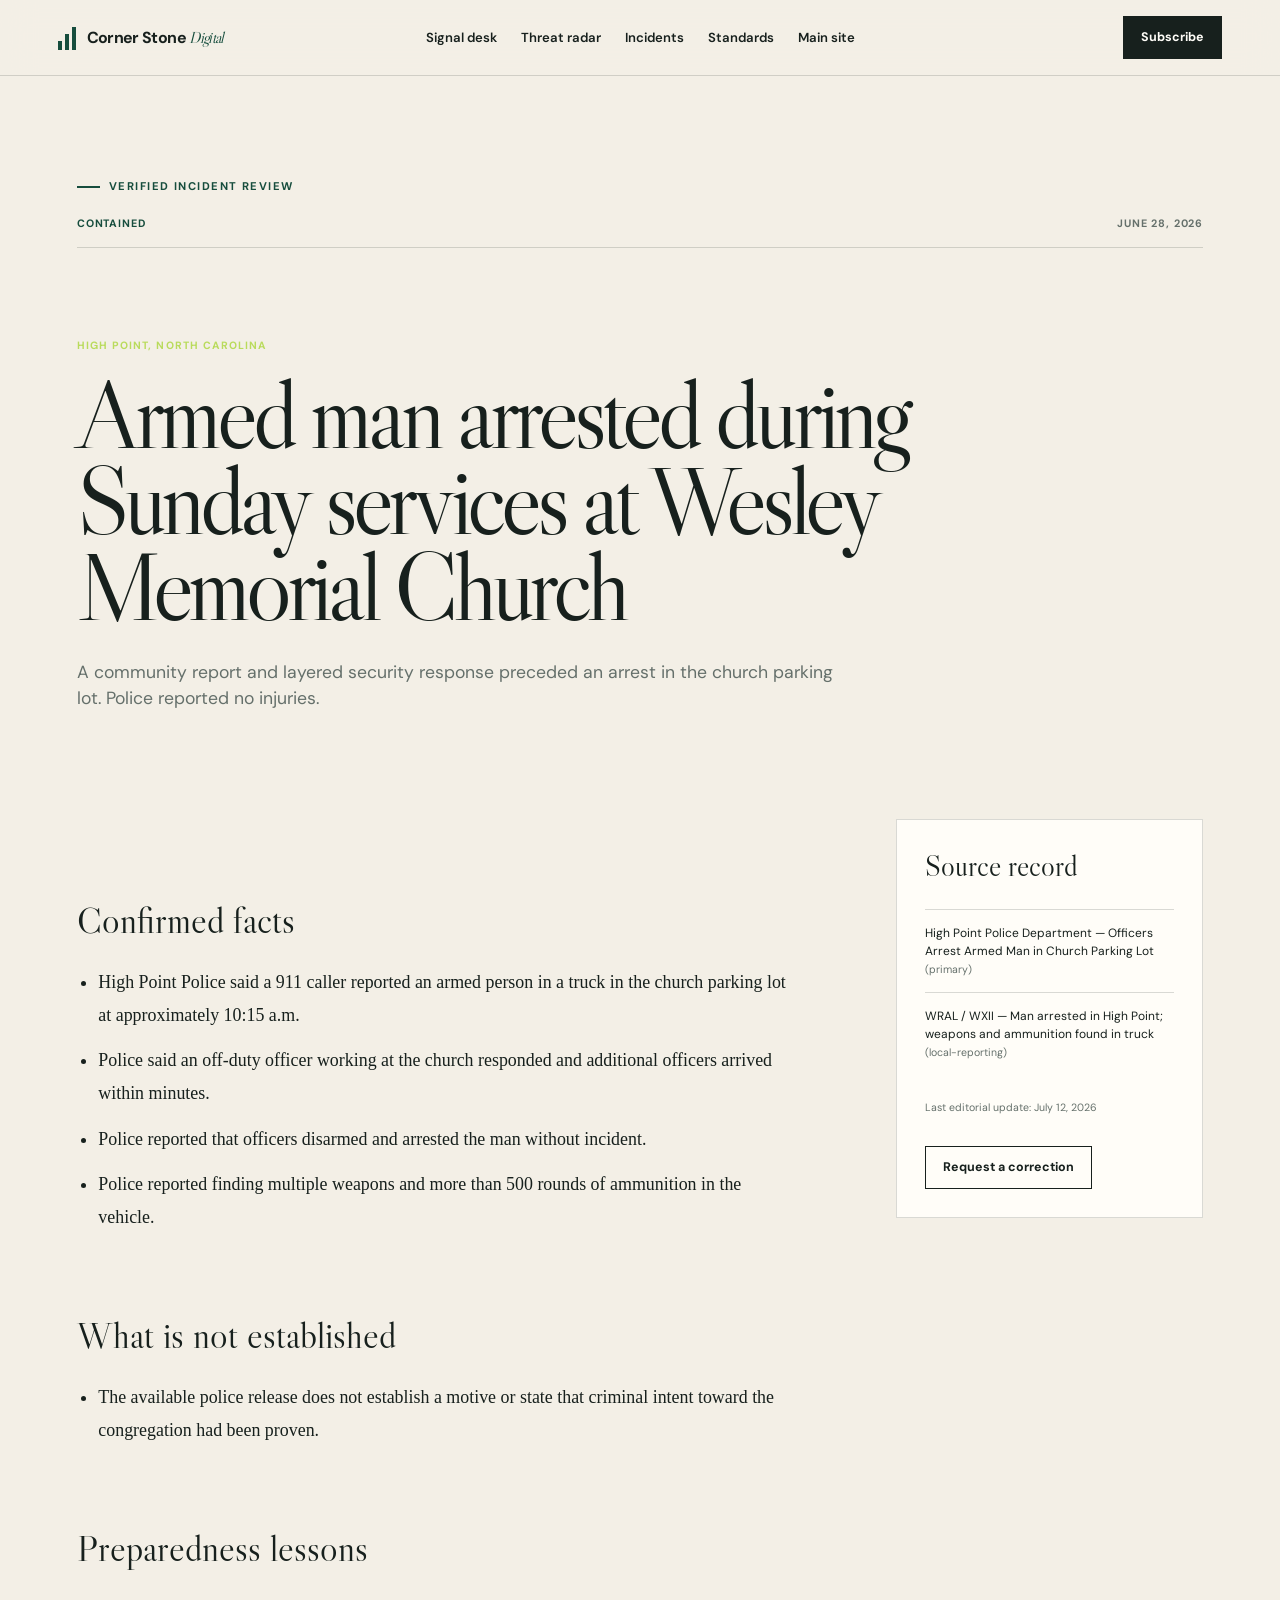
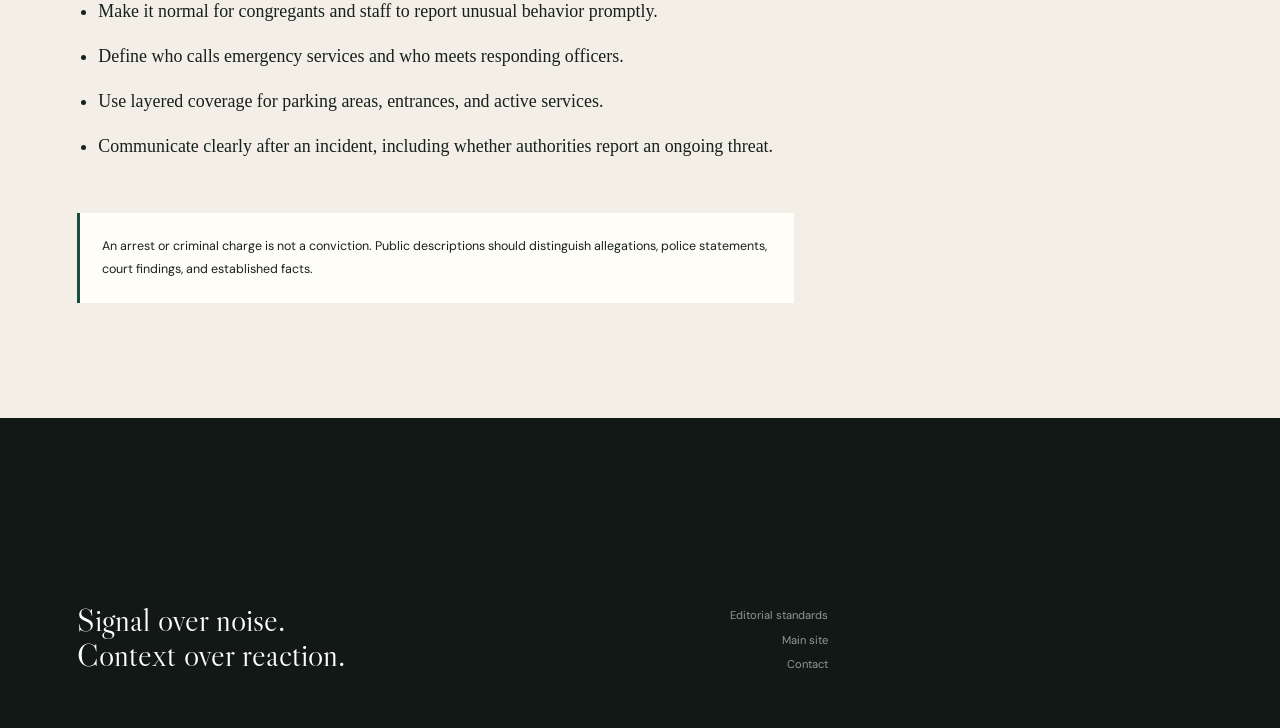
<file: dashboard/incidents/wesley-memorial-high-point-june-2026.html>
<!doctype html>
<html lang="en">
<head>
  <meta charset="UTF-8" />
  <meta name="viewport" content="width=device-width, initial-scale=1.0" />
  <title>Armed man arrested during Sunday services at Wesley Memorial Church | Corner Stone Digital</title>
  <meta name="description" content="A community report and layered security response preceded an arrest in the church parking lot. Police reported no injuries." />
  <link rel="canonical" href="https://cornerstonedigital.dev/dashboard/incidents/wesley-memorial-high-point-june-2026.html" />
  <meta property="og:type" content="article" />
  <meta property="og:title" content="Armed man arrested during Sunday services at Wesley Memorial Church" />
  <meta property="og:description" content="A community report and layered security response preceded an arrest in the church parking lot. Police reported no injuries." />
  <meta property="og:url" content="https://cornerstonedigital.dev/dashboard/incidents/wesley-memorial-high-point-june-2026.html" />
  <meta name="twitter:card" content="summary_large_image" />
  <link rel="preconnect" href="https://fonts.googleapis.com" />
  <link rel="preconnect" href="https://fonts.gstatic.com" crossorigin />
  <link href="https://fonts.googleapis.com/css2?family=DM+Sans:wght@400;500;600;700&family=Libre+Caslon+Display&display=swap" rel="stylesheet" />
  <link rel="stylesheet" href="../styles.css" />
</head>
<body>
  <a class="skip-link" href="#main">Skip to content</a>
  <header class="site-header incident-site-header">
    <a class="brand" href="../index.html#/" aria-label="Cornerstone Digital dashboard home"><span class="brand-mark" aria-hidden="true"><i></i><i></i><i></i></span><span>Corner Stone <em>Digital</em></span></a>
    <nav class="desktop-nav" aria-label="Primary navigation"><a href="../index.html#/signals">Signal desk</a><a href="../index.html#/radar">Threat radar</a><a href="../index.html#/incidents">Incidents</a><a href="../index.html#/standards">Standards</a><a href="https://cornerstonedigital.dev/">Main site</a></nav>
    <div class="header-actions"><a class="button button-dark" href="../index.html#/subscribe">Subscribe</a></div>
  </header>
  <main id="main" class="page-shell incident-record">
    <p class="eyebrow">Verified incident review</p>
    <div class="incident-record-status"><span>contained</span><time datetime="2026-06-28">June 28, 2026</time></div>
    <header><p class="incident-location">High Point, North Carolina</p><h1>Armed man arrested during Sunday services at Wesley Memorial Church</h1><p class="article-deck">A community report and layered security response preceded an arrest in the church parking lot. Police reported no injuries.</p></header>
    <div class="incident-record-grid">
      <article class="article-body">
        <h2>Confirmed facts</h2><ul><li>High Point Police said a 911 caller reported an armed person in a truck in the church parking lot at approximately 10:15 a.m.</li><li>Police said an off-duty officer working at the church responded and additional officers arrived within minutes.</li><li>Police reported that officers disarmed and arrested the man without incident.</li><li>Police reported finding multiple weapons and more than 500 rounds of ammunition in the vehicle.</li></ul>
        <h2>What is not established</h2><ul><li>The available police release does not establish a motive or state that criminal intent toward the congregation had been proven.</li></ul>
        <h2>Preparedness lessons</h2><ul><li>Make it normal for congregants and staff to report unusual behavior promptly.</li><li>Define who calls emergency services and who meets responding officers.</li><li>Use layered coverage for parking areas, entrances, and active services.</li><li>Communicate clearly after an incident, including whether authorities report an ongoing threat.</li></ul>
        <p class="incident-presumption">An arrest or criminal charge is not a conviction. Public descriptions should distinguish allegations, police statements, court findings, and established facts.</p>
      </article>
      <aside class="incident-source-panel"><h2>Source record</h2><ul><li><a href="https://www.highpointnc.gov/DocumentCenter/View/30161/Officers-Arrest-Armed-Man-in-Church-Parking-Lot" rel="noreferrer">High Point Police Department — Officers Arrest Armed Man in Church Parking Lot</a> <span>(primary)</span></li><li><a href="https://www.wral.com/news/state/man-arrested-in-high-point-weapons-of-mass-destruction-june-2026/" rel="noreferrer">WRAL / WXII — Man arrested in High Point; weapons and ammunition found in truck</a> <span>(local-reporting)</span></li></ul><p>Last editorial update: <time datetime="2026-07-12T18:00:00-04:00">July 12, 2026</time></p><a class="button button-outline" href="mailto:admin@cornerstonedigital.dev?subject=Correction%20request%3A%20wesley-memorial-high-point-june-2026">Request a correction</a></aside>
    </div>
  </main>
  <footer class="site-footer incident-footer"><p class="footer-statement">Signal over noise.<br />Context over reaction.</p><div class="footer-links"><a href="../index.html#/standards">Editorial standards</a><a href="https://cornerstonedigital.dev/">Main site</a><a href="mailto:admin@cornerstonedigital.dev">Contact</a></div></footer>
</body>
</html>
</file>
<file: dashboard/styles.css>
:root {
  --ink: #17201d;
  --muted: #65706b;
  --paper: #f3efe6;
  --paper-deep: #e7e0d3;
  --white: #fffdf8;
  --green: #164d3d;
  --green-bright: #b9db5c;
  --amber: #d28b27;
  --red: #a43a31;
  --line: rgba(23, 32, 29, 0.16);
  --sans: "DM Sans", system-ui, sans-serif;
  --serif: "Libre Caslon Display", Georgia, serif;
}

* { box-sizing: border-box; }
html { scroll-behavior: smooth; }
body {
  margin: 0;
  background: var(--paper);
  color: var(--ink);
  font-family: var(--sans);
  line-height: 1.5;
}
button, input { font: inherit; }
a { color: inherit; text-decoration: none; }
button, a { -webkit-tap-highlight-color: transparent; }
svg { width: 21px; fill: none; stroke: currentColor; stroke-width: 1.8; }

.skip-link { position: fixed; top: -60px; left: 20px; z-index: 100; padding: 10px 14px; background: var(--ink); color: white; }
.skip-link:focus { top: 12px; }
.site-header {
  position: sticky; top: 0; z-index: 50;
  display: grid; grid-template-columns: 1fr auto 1fr; align-items: center;
  min-height: 76px; padding: 0 4.5vw;
  background: color-mix(in srgb, var(--paper) 92%, transparent);
  border-bottom: 1px solid var(--line); backdrop-filter: blur(16px);
}
.brand { display: flex; align-items: center; gap: 11px; width: max-content; font-weight: 700; letter-spacing: -.04em; }
.brand em, .footer-brand em { color: var(--green); font-family: var(--serif); font-weight: 400; }
.brand-mark { display: grid; grid-template-columns: repeat(3, 4px); gap: 3px; align-items: end; width: 18px; height: 24px; }
.brand-mark i { display: block; background: var(--green); }
.brand-mark i:nth-child(1) { height: 9px; }
.brand-mark i:nth-child(2) { height: 16px; }
.brand-mark i:nth-child(3) { height: 23px; }
.desktop-nav { display: flex; gap: 24px; font-size: .82rem; font-weight: 600; }
.desktop-nav a { position: relative; padding: 27px 0; }
.desktop-nav a::after { content: ""; position: absolute; left: 0; right: 100%; bottom: 20px; height: 2px; background: var(--green); transition: .2s ease; }
.desktop-nav a:hover::after { right: 0; }
.header-actions { justify-self: end; display: flex; align-items: center; gap: 12px; }
.icon-button, .menu-button { border: 0; background: transparent; color: inherit; cursor: pointer; }
.icon-button { display: grid; place-items: center; width: 38px; height: 38px; border-radius: 50%; }
.icon-button:hover { background: var(--paper-deep); }
.menu-button { display: none; font-weight: 700; }
.button { display: inline-flex; align-items: center; justify-content: center; gap: 9px; padding: 11px 17px; border: 1px solid var(--ink); font-size: .78rem; font-weight: 700; cursor: pointer; transition: .2s ease; }
.button-dark { background: var(--ink); color: var(--white); }
.button-dark:hover { background: var(--green); border-color: var(--green); }
.button-outline:hover { background: var(--ink); color: var(--white); }
.mobile-menu { display: none; }

.bulletin-hero {
  position: relative;
  display: grid;
  grid-template-columns: minmax(0, 1.35fr) minmax(300px, .65fr);
  gap: clamp(45px, 8vw, 130px);
  min-height: 640px;
  padding: clamp(58px, 8vw, 110px) 6vw;
  overflow: hidden;
  background: #111815;
  color: var(--white);
}
.bulletin-hero::before {
  content: "";
  position: absolute;
  inset: 0;
  opacity: .55;
  background:
    radial-gradient(circle at 76% 22%, rgba(185,219,92,.14), transparent 0 9%, transparent 9%),
    repeating-radial-gradient(circle at 76% 22%, transparent 0 68px, rgba(185,219,92,.08) 69px 70px),
    linear-gradient(118deg, transparent 0 56%, rgba(255,255,255,.035) 56.2% 56.4%, transparent 56.6%);
  pointer-events: none;
}
.bulletin-heading, .posture-card { position: relative; z-index: 1; }
.bulletin-kicker { display: flex; align-items: center; gap: 18px; margin-bottom: clamp(55px, 8vw, 100px); color: rgba(255,255,255,.56); font-size: .64rem; font-weight: 700; letter-spacing: .12em; text-transform: uppercase; }
.bulletin-kicker span { color: var(--green-bright); }
.bulletin-kicker time { padding-left: 18px; border-left: 1px solid rgba(255,255,255,.25); }
.bulletin-hero .eyebrow { color: var(--green-bright); }
.bulletin-hero h1 { max-width: 900px; margin-bottom: 28px; font: 400 clamp(4rem, 8vw, 8rem)/.82 var(--serif); letter-spacing: -.065em; }
.bulletin-hero h1 em { color: var(--green-bright); font-style: normal; }
.bulletin-deck { max-width: 730px; margin-bottom: 34px; color: rgba(255,255,255,.68); font-size: clamp(.93rem, 1.2vw, 1.08rem); }
.bulletin-actions { display: flex; flex-wrap: wrap; align-items: center; gap: 22px; }
.bulletin-button { border-color: var(--green-bright); background: var(--green-bright); color: var(--ink); }
.bulletin-button:hover { background: var(--white); border-color: var(--white); }
.bulletin-text-link { color: rgba(255,255,255,.72); font-size: .74rem; font-weight: 700; }
.bulletin-text-link:hover { color: var(--green-bright); }
.posture-card { align-self: end; padding: clamp(28px, 4vw, 48px); border: 1px solid rgba(255,255,255,.22); background: rgba(255,255,255,.045); backdrop-filter: blur(10px); }
.posture-card > span { color: rgba(255,255,255,.55); font-size: .65rem; font-weight: 700; letter-spacing: .12em; text-transform: uppercase; }
.posture-reading { display: flex; align-items: end; gap: 16px; margin: 40px 0 32px; }
.posture-reading strong { font: 400 clamp(6rem, 10vw, 10rem)/.65 var(--serif); color: var(--green-bright); }
.posture-reading div { display: grid; gap: 5px; padding-bottom: 4px; }
.posture-reading em { color: rgba(255,255,255,.42); font-size: .68rem; font-style: normal; }
.posture-reading b { font: 400 1.45rem var(--serif); }
.posture-scale { display: grid; grid-template-columns: repeat(5, 1fr); gap: 5px; }
.posture-scale i { height: 5px; background: rgba(255,255,255,.14); }
.posture-scale i.active { background: var(--green-bright); }
.posture-card p { margin: 22px 0 0; color: rgba(255,255,255,.56); font-size: .73rem; }
.bulletin-notice { display: grid; grid-template-columns: auto auto 1fr auto; align-items: center; gap: 13px; padding: 15px 6vw; background: var(--green-bright); color: var(--ink); font-size: .67rem; }
.bulletin-notice strong { letter-spacing: .1em; text-transform: uppercase; }
.bulletin-notice p { margin: 0; }
.bulletin-notice > span:last-child { font-weight: 700; }
.bulletin-dot { width: 8px; height: 8px; border-radius: 50%; background: var(--green); box-shadow: 0 0 0 5px rgba(22,77,61,.12); }
.bulletin-content { padding: clamp(55px, 7vw, 95px) 6vw; }
.bulletin-section-heading { display: grid; grid-template-columns: 1.2fr .8fr; gap: 8vw; align-items: end; margin-bottom: 42px; padding-bottom: 20px; border-bottom: 1px solid var(--ink); }
.bulletin-section-heading .eyebrow { margin-bottom: 16px; }
.bulletin-section-heading h2 { max-width: 760px; margin: 0; font: 400 clamp(2.3rem, 5vw, 5rem)/.96 var(--serif); letter-spacing: -.045em; }
.bulletin-section-heading > p { max-width: 480px; margin: 0; color: var(--muted); font-size: .8rem; }
.bulletin-lanes { display: grid; grid-template-columns: repeat(3, 1fr); gap: 1px; border: 1px solid var(--line); background: var(--line); }
.bulletin-lane { min-height: 330px; padding: clamp(25px, 3vw, 38px); background: var(--white); }
.bulletin-lane-top { display: flex; align-items: center; justify-content: space-between; gap: 15px; }
.bulletin-lane-top > span:last-child { color: var(--muted); font-size: .58rem; font-weight: 700; letter-spacing: .08em; text-transform: uppercase; }
.bulletin-lane h3 { margin: 62px 0 16px; font: 400 clamp(1.8rem, 3vw, 2.8rem)/1 var(--serif); letter-spacing: -.035em; }
.bulletin-lane p { color: var(--muted); font-size: .79rem; }
.bulletin-lane > a { display: inline-block; margin-top: 28px; color: var(--green); font-size: .65rem; font-weight: 700; letter-spacing: .06em; text-transform: uppercase; }
.bulletin-lane > a:hover { text-decoration: underline; }
.bulletin-two-column { display: grid; grid-template-columns: minmax(0, 1.15fr) minmax(310px, .85fr); gap: clamp(35px, 7vw, 100px); padding-top: 0; }
.bulletin-actions-panel { padding: clamp(30px, 5vw, 60px); border: 1px solid var(--line); background: var(--white); }
.bulletin-actions-panel h2, .bulletin-source-note h2 { margin: 0 0 32px; font: 400 clamp(2.3rem, 4vw, 4rem)/1 var(--serif); letter-spacing: -.04em; }
.bulletin-actions-panel ol { margin: 0; padding: 0; list-style: none; }
.bulletin-actions-panel li { display: grid; grid-template-columns: 52px 1fr; gap: 18px; padding: 18px 0; border-top: 1px solid var(--line); }
.bulletin-actions-panel li span { color: var(--green); font-size: .66rem; font-weight: 700; letter-spacing: .08em; }
.bulletin-actions-panel li p { margin: 0; font: 400 1.12rem/1.35 var(--serif); }
.bulletin-source-note { align-self: start; padding: clamp(30px, 4vw, 50px); background: var(--green); color: var(--white); }
.bulletin-source-note .eyebrow { color: var(--green-bright); }
.bulletin-source-note p:not(.eyebrow) { color: rgba(255,255,255,.7); font-size: .78rem; }
.bulletin-source-note strong { color: var(--white); }
.bulletin-source-note .rail-link { display: inline-block; margin-top: 22px; color: var(--green-bright); }
.bulletin-incident-section { padding-top: 0; }
.bulletin-incident-section .featured-incident { margin-bottom: 0; }
.bulletin-incident-priority { padding-top: clamp(55px, 7vw, 95px); }

.home-hero { display: grid; grid-template-columns: minmax(0, 1.45fr) minmax(300px, .55fr); min-height: 610px; border-bottom: 1px solid var(--line); }
.lead-story { position: relative; display: flex; flex-direction: column; justify-content: flex-end; overflow: hidden; padding: clamp(34px, 6vw, 88px); background: var(--green); color: white; }
.lead-story::before { content: ""; position: absolute; inset: 0; opacity: .42; background: radial-gradient(circle at 78% 24%, transparent 0 7%, #27624e 7.4% 8%, transparent 8.4%), repeating-radial-gradient(circle at 78% 24%, transparent 0 52px, rgba(185,219,92,.18) 53px 54px), linear-gradient(135deg, transparent 48%, rgba(255,255,255,.055) 48.2% 49%, transparent 49.2%); }
.lead-story::after { content: ""; position: absolute; top: 15%; right: 15%; width: 10px; height: 10px; border-radius: 50%; background: var(--green-bright); box-shadow: 0 0 0 9px rgba(185,219,92,.14), 0 0 36px rgba(185,219,92,.8); }
.lead-content { position: relative; max-width: 850px; }
.eyebrow { display: flex; align-items: center; gap: 9px; margin: 0 0 20px; color: var(--green); font-size: .7rem; font-weight: 700; letter-spacing: .13em; text-transform: uppercase; }
.lead-story .eyebrow { color: var(--green-bright); }
.eyebrow::before { content: ""; width: 23px; height: 2px; background: currentColor; }
h1, h2, h3, p { margin-top: 0; }
.lead-story h1 { max-width: 850px; margin-bottom: 24px; font: 400 clamp(3rem, 6.3vw, 6.7rem)/.91 var(--serif); letter-spacing: -.055em; }
.lead-deck { max-width: 650px; margin-bottom: 33px; color: rgba(255,255,255,.73); font-size: clamp(.95rem, 1.25vw, 1.15rem); }
.story-meta { display: flex; flex-wrap: wrap; align-items: center; gap: 10px; color: var(--muted); font-size: .7rem; font-weight: 600; text-transform: uppercase; letter-spacing: .08em; }
.lead-story .story-meta { color: rgba(255,255,255,.65); }
.meta-dot { width: 3px; height: 3px; border-radius: 50%; background: currentColor; }
.hero-rail { display: flex; flex-direction: column; padding: 42px 4vw; background: var(--white); }
.rail-header { display: flex; align-items: center; justify-content: space-between; padding-bottom: 13px; border-bottom: 2px solid var(--ink); }
.rail-header h2 { margin: 0; font-size: .7rem; text-transform: uppercase; letter-spacing: .15em; }
.live-mark { display: flex; align-items: center; gap: 7px; color: var(--red); font-size: .66rem; font-weight: 700; text-transform: uppercase; }
.live-mark::before { content: ""; width: 6px; height: 6px; border-radius: 50%; background: var(--red); box-shadow: 0 0 0 4px rgba(164,58,49,.12); }
.brief-list { display: flex; flex: 1; flex-direction: column; }
.brief-item { display: block; padding: 23px 0; border-bottom: 1px solid var(--line); }
.brief-item:hover h3 { color: var(--green); }
.brief-item time { display: block; margin-bottom: 8px; color: var(--muted); font-size: .64rem; font-weight: 700; letter-spacing: .1em; text-transform: uppercase; }
.brief-item h3 { margin: 0; font: 400 1.28rem/1.2 var(--serif); transition: color .2s; }
.rail-link { margin-top: 24px; color: var(--green); font-size: .72rem; font-weight: 700; text-transform: uppercase; letter-spacing: .1em; }

.section { padding: clamp(55px, 7vw, 100px) 6vw; }
.section-heading { display: flex; align-items: end; justify-content: space-between; gap: 24px; margin-bottom: 40px; padding-bottom: 18px; border-bottom: 1px solid var(--ink); }
.section-heading h2 { margin: 0; font: 400 clamp(2rem, 4vw, 4rem)/1 var(--serif); letter-spacing: -.04em; }
.section-heading p { max-width: 430px; margin: 0; color: var(--muted); font-size: .8rem; }
.article-grid { display: grid; grid-template-columns: repeat(3, 1fr); gap: 1px; background: var(--line); border: 1px solid var(--line); }
.article-card { position: relative; min-height: 330px; padding: 30px; background: var(--paper); transition: background .2s; }
.article-card:hover { background: var(--white); }
.article-card .category { color: var(--green); font-size: .65rem; font-weight: 700; letter-spacing: .12em; text-transform: uppercase; }
.article-card h3 { margin: 46px 0 14px; font: 400 clamp(1.5rem, 2.1vw, 2.15rem)/1.08 var(--serif); letter-spacing: -.025em; }
.article-card p { color: var(--muted); font-size: .82rem; }
.article-card .story-meta { position: absolute; right: 30px; bottom: 26px; left: 30px; }

.signal-preview { background: var(--ink); color: var(--white); }
.signal-preview .section-heading { border-color: rgba(255,255,255,.4); }
.signal-preview .section-heading p { color: rgba(255,255,255,.55); }
.signal-board { display: grid; grid-template-columns: .8fr 1.2fr; gap: clamp(30px, 6vw, 90px); }
.threat-gauge { display: flex; flex-direction: column; justify-content: space-between; min-height: 350px; padding: 30px; border: 1px solid rgba(255,255,255,.18); background: linear-gradient(155deg, rgba(255,255,255,.06), transparent); }
.gauge-label { font-size: .66rem; letter-spacing: .14em; text-transform: uppercase; }
.gauge-number { font: 400 clamp(6rem, 12vw, 11rem)/.8 var(--serif); color: var(--green-bright); }
.gauge-number sup { font: 500 .85rem var(--sans); color: rgba(255,255,255,.5); }
.gauge-scale { display: grid; grid-template-columns: repeat(5, 1fr); gap: 4px; }
.gauge-scale span { height: 5px; background: rgba(255,255,255,.16); }
.gauge-scale span.active { background: var(--green-bright); }
.demo-note { margin: 18px 0 0; color: rgba(255,255,255,.44); font-size: .7rem; }
.signal-list { display: grid; }
.signal-row { display: grid; grid-template-columns: 95px 1fr auto; gap: 20px; align-items: start; padding: 23px 0; border-top: 1px solid rgba(255,255,255,.16); }
.signal-row:last-child { border-bottom: 1px solid rgba(255,255,255,.16); }
.severity { width: max-content; padding: 5px 8px; border: 1px solid currentColor; font-size: .58rem; font-weight: 700; letter-spacing: .1em; text-transform: uppercase; }
.severity-watch { color: var(--amber); }
.severity-info { color: #8bb9d6; }
.severity-elevated { color: #e57d70; }
.signal-row h3 { margin: 0 0 7px; font: 400 1.2rem var(--serif); }
.signal-row p { margin: 0; color: rgba(255,255,255,.5); font-size: .76rem; }
.signal-time { color: rgba(255,255,255,.5); font-size: .66rem; }

.page-shell { min-height: 70vh; padding: clamp(50px, 8vw, 110px) 6vw; }
.page-intro { display: grid; grid-template-columns: 1.3fr .7fr; gap: 8vw; align-items: end; margin-bottom: 60px; }
.page-intro h1 { margin: 0; font: 400 clamp(4rem, 10vw, 9rem)/.8 var(--serif); letter-spacing: -.065em; }
.page-intro p { max-width: 470px; margin: 0; color: var(--muted); }
.filter-bar { display: flex; gap: 8px; margin-bottom: 25px; overflow-x: auto; }
.filter-button { flex: none; padding: 8px 12px; border: 1px solid var(--line); background: transparent; color: var(--muted); cursor: pointer; font-size: .68rem; font-weight: 700; letter-spacing: .08em; text-transform: uppercase; }
.filter-button.active, .filter-button:hover { background: var(--ink); color: white; }
.all-articles { grid-template-columns: repeat(3, 1fr); }

.dashboard-summary { display: grid; grid-template-columns: repeat(4, 1fr); margin-bottom: 40px; border: 1px solid var(--line); }
.summary-stat { padding: 24px; border-right: 1px solid var(--line); }
.summary-stat:last-child { border: 0; }
.summary-stat span { display: block; margin-bottom: 14px; color: var(--muted); font-size: .63rem; font-weight: 700; letter-spacing: .1em; text-transform: uppercase; }
.summary-stat strong { font: 400 2.5rem var(--serif); }
.signals-table { border-top: 2px solid var(--ink); }
.dashboard-row { display: grid; grid-template-columns: 120px 1.5fr .6fr .5fr 28px; gap: 20px; align-items: center; padding: 21px 10px; border-bottom: 1px solid var(--line); }
.dashboard-row:hover { background: var(--white); }
.dashboard-row h3 { margin: 0 0 3px; font: 400 1.1rem var(--serif); }
.dashboard-row p, .dashboard-row span { margin: 0; color: var(--muted); font-size: .7rem; }
.dashboard-row .severity { color: inherit; }
.trend-up { color: var(--red) !important; }
.trend-steady { color: var(--green) !important; }

.article-page { max-width: 1220px; margin: auto; }
.article-header { display: grid; grid-template-columns: 160px 1fr; gap: 5vw; margin-bottom: 65px; }
.article-header-aside { padding-top: 9px; }
.article-header h1 { max-width: 900px; margin: 10px 0 28px; font: 400 clamp(3.2rem, 7vw, 7rem)/.93 var(--serif); letter-spacing: -.055em; }
.article-deck { max-width: 760px; color: var(--muted); font-size: 1.1rem; }
.article-body-layout { display: grid; grid-template-columns: 160px minmax(0, 700px); gap: 5vw; }
.share-tools { position: sticky; top: 105px; align-self: start; display: grid; gap: 9px; }
.share-tools .button { width: 100%; }
.article-body { font-family: Georgia, serif; font-size: 1.12rem; line-height: 1.85; }
.article-body h2 { margin: 2.2em 0 .7em; font: 400 2.3rem/1.1 var(--serif); }
.article-body .pullquote { margin: 2em -12%; padding: 25px 0; border-top: 1px solid var(--ink); border-bottom: 1px solid var(--ink); font: 400 2.2rem/1.22 var(--serif); color: var(--green); }

.radar-page { max-width: 1500px; margin: auto; }
.radar-status-line { display: flex; align-items: center; justify-content: space-between; gap: 24px; margin: -25px 0 26px; padding-bottom: 14px; border-bottom: 1px solid var(--line); }
.radar-status-line .eyebrow { margin: 0; }
.radar-status-line > span { color: var(--muted); font-size: .68rem; font-weight: 600; letter-spacing: .06em; text-transform: uppercase; }
.featured-incident { margin-bottom: 38px; border: 1px solid var(--ink); background: var(--ink); color: var(--white); }
.featured-incident-label { display: flex; align-items: center; gap: 10px; padding: 12px 20px; border-bottom: 1px solid rgba(255,255,255,.2); color: var(--green-bright); font-size: .64rem; font-weight: 700; letter-spacing: .1em; text-transform: uppercase; }
.featured-incident-label time { color: rgba(255,255,255,.5); }
.featured-event-id { margin-left: auto; color: rgba(255,255,255,.72); font-variant-numeric: tabular-nums; }
.incident-status-dot { width: 7px; height: 7px; border-radius: 50%; background: var(--green-bright); box-shadow: 0 0 0 5px rgba(185,219,92,.1); }
.featured-incident-readout { display: grid; grid-template-columns: repeat(4, 1fr); margin: 0; border-bottom: 1px solid rgba(255,255,255,.2); background: #101815; }
.featured-incident-readout > div { padding: 16px 20px; border-right: 1px solid rgba(255,255,255,.12); }
.featured-incident-readout > div:last-child { border-right: 0; }
.featured-incident-readout dt { margin-bottom: 6px; color: rgba(255,255,255,.42); font-size: .55rem; font-weight: 700; letter-spacing: .1em; text-transform: uppercase; }
.featured-incident-readout dd { margin: 0; color: var(--white); font-size: .72rem; font-weight: 700; }
.featured-incident-body { display: grid; grid-template-columns: 1.1fr .9fr; gap: clamp(35px, 7vw, 100px); padding: clamp(28px, 4vw, 55px); }
.incident-location { margin-bottom: 18px; color: var(--green-bright); font-size: .66rem; font-weight: 700; letter-spacing: .1em; text-transform: uppercase; }
.featured-incident h2 { max-width: 700px; margin-bottom: 24px; font: 400 clamp(2.2rem, 4.5vw, 4.8rem)/.98 var(--serif); letter-spacing: -.04em; }
.incident-outcome { display: inline-block; padding: 6px 9px; border: 1px solid rgba(185,219,92,.6); color: var(--green-bright); font-size: .63rem; font-weight: 700; letter-spacing: .08em; text-transform: uppercase; }
.incident-summary { align-self: end; color: rgba(255,255,255,.68); font-size: .82rem; }
.incident-summary strong { color: var(--white); }
.featured-identifiers { display: flex; flex-wrap: wrap; gap: 7px; margin-top: 20px; }
.featured-identifiers span { padding: 5px 8px; border: 1px solid rgba(185,219,92,.35); color: var(--green-bright); font-size: .55rem; font-weight: 700; letter-spacing: .08em; text-transform: uppercase; }
.incident-sources { display: flex; flex-wrap: wrap; gap: 12px 22px; margin-top: 25px; padding-top: 18px; border-top: 1px solid rgba(255,255,255,.2); }
.incident-sources a { color: var(--green-bright); font-size: .65rem; font-weight: 700; letter-spacing: .05em; text-transform: uppercase; }
.incident-sources a:hover { color: white; }
.radar-controls { display: flex; align-items: end; justify-content: space-between; gap: 25px; margin-bottom: 28px; }
.radar-controls label { display: grid; gap: 7px; color: var(--muted); font-size: .65rem; font-weight: 700; letter-spacing: .1em; text-transform: uppercase; }
.radar-controls select { min-width: 205px; padding: 10px 35px 10px 12px; border: 1px solid var(--line); border-radius: 0; background: var(--paper); color: var(--ink); }
.radar-legend { display: flex; flex-wrap: wrap; gap: 18px; color: var(--muted); font-size: .68rem; }
.radar-legend span { display: flex; align-items: center; gap: 7px; }
.legend-dot { display: block; width: 8px; height: 8px; border-radius: 50%; }
.legend-elevated { background: var(--red); }
.legend-watch { background: var(--amber); }
.legend-info { background: #5b91ad; }
.radar-layout { display: grid; grid-template-columns: minmax(480px, 1.25fr) minmax(310px, .75fr); border: 1px solid var(--line); background: var(--white); }
.radar-field { position: relative; width: min(100%, 760px); aspect-ratio: 1; margin: auto; overflow: hidden; background: radial-gradient(circle at center, rgba(185,219,92,.13), transparent 20%), linear-gradient(rgba(22,77,61,.025), rgba(22,77,61,.025)); }
.radar-ring { position: absolute; top: 50%; left: 50%; transform: translate(-50%, -50%); border: 1px solid rgba(22,77,61,.24); border-radius: 50%; pointer-events: none; }
.radar-ring span { position: absolute; top: 50%; left: 2px; transform: translateY(-50%); padding: 2px 5px; background: var(--white); color: var(--muted); font-size: .56rem; font-weight: 700; letter-spacing: .09em; text-transform: uppercase; }
.radar-ring-outer { width: 78%; height: 78%; }
.radar-ring-middle { width: 54%; height: 54%; }
.radar-ring-inner { width: 29%; height: 29%; background: rgba(185,219,92,.05); }
.radar-axis { position: absolute; top: 50%; left: 50%; background: rgba(22,77,61,.12); pointer-events: none; }
.radar-axis-horizontal { width: 78%; height: 1px; transform: translate(-50%, -50%); }
.radar-axis-vertical { width: 1px; height: 78%; transform: translate(-50%, -50%); }
.radar-domain-label { position: absolute; z-index: 1; color: var(--muted); font-size: .56rem; font-weight: 700; letter-spacing: .08em; text-transform: uppercase; }
.label-information { top: 7%; left: 50%; transform: translateX(-50%); }
.label-weather { top: 31%; right: 4%; }
.label-health { right: 13%; bottom: 8%; }
.label-infrastructure { bottom: 8%; left: 10%; }
.label-policy { top: 31%; left: 5%; }
.radar-point { position: absolute; z-index: 3; top: var(--y); left: var(--x); display: grid; place-items: center; width: 17px; height: 17px; padding: 0; transform: translate(-50%, -50%); border: 3px solid var(--white); border-radius: 50%; color: var(--ink); cursor: pointer; box-shadow: 0 0 0 1px currentColor, 0 4px 12px rgba(0,0,0,.16); transition: width .18s ease, height .18s ease, box-shadow .18s ease; }
.radar-point span { position: absolute; top: 22px; left: 50%; transform: translateX(-50%); padding: 2px 4px; background: color-mix(in srgb, var(--white) 92%, transparent); font-size: .55rem; font-weight: 700; letter-spacing: .04em; white-space: nowrap; }
.radar-point:hover, .radar-point.selected { width: 24px; height: 24px; box-shadow: 0 0 0 2px currentColor, 0 0 0 8px rgba(23,32,29,.07); }
.radar-point-elevated { background: var(--red); color: var(--red); }
.radar-point-watch { background: var(--amber); color: var(--amber); }
.radar-point-info { background: #5b91ad; color: #5b91ad; }
.radar-detail { padding: clamp(30px, 4vw, 58px); border-left: 1px solid var(--line); background: var(--paper); }
.radar-detail-heading { display: flex; align-items: center; justify-content: space-between; gap: 15px; }
.radar-detail-id { color: var(--muted); font-size: .68rem; font-weight: 700; letter-spacing: .08em; }
.radar-detail h2 { margin: 45px 0 16px; font: 400 clamp(2rem, 3.5vw, 3.5rem)/1 var(--serif); letter-spacing: -.035em; }
.radar-detail > p { color: var(--muted); font-size: .84rem; }
.radar-facts { display: grid; grid-template-columns: 1fr 1fr; margin: 40px 0 0; border-top: 1px solid var(--line); }
.radar-facts div { padding: 17px 0; border-bottom: 1px solid var(--line); }
.radar-facts div:nth-child(odd) { padding-right: 15px; }
.radar-facts dt { margin-bottom: 5px; color: var(--muted); font-size: .6rem; font-weight: 700; letter-spacing: .09em; text-transform: uppercase; }
.radar-facts dd { margin: 0; font-size: .78rem; font-weight: 600; }
.radar-detail-empty { color: var(--muted); font: 400 1.4rem var(--serif); }
.radar-method { max-width: 760px; margin: 22px 0 0 auto; color: var(--muted); font-size: .73rem; }
.radar-method strong { color: var(--ink); }

.event-ledger-page { max-width: 1500px; margin: auto; }
.radar-command { position: relative; display: grid; grid-template-columns: minmax(0, 1.35fr) minmax(260px, .65fr); gap: clamp(44px, 8vw, 120px); align-items: end; padding: clamp(38px, 5vw, 66px); overflow: hidden; background: #101815; color: var(--white); }
.radar-command::before { position: absolute; inset: 0; background: repeating-radial-gradient(circle at 86% 15%, transparent 0 74px, rgba(185,219,92,.065) 75px 76px), linear-gradient(115deg, transparent 0 55%, rgba(255,255,255,.025) 55.2% 55.35%, transparent 55.5%); content: ""; pointer-events: none; }
.radar-command-copy, .radar-command-stamp { position: relative; z-index: 1; }
.readout-live { display: flex; align-items: center; gap: 10px; margin-bottom: clamp(46px, 7vw, 78px); color: var(--green-bright); font-size: .62rem; font-weight: 700; letter-spacing: .14em; text-transform: uppercase; }
.readout-live i, .source-status i { display: inline-block; width: 7px; height: 7px; border-radius: 50%; background: var(--green-bright); box-shadow: 0 0 0 4px rgba(185,219,92,.12); }
.radar-command h1 { margin: 0 0 20px; font: 400 clamp(4rem, 8vw, 8rem)/.82 var(--serif); letter-spacing: -.065em; }
.radar-command-copy > p:last-child { max-width: 700px; margin: 0; color: rgba(255,255,255,.62); font-size: .9rem; }
.radar-command-stamp { display: grid; gap: 8px; padding: 26px; border: 1px solid rgba(255,255,255,.18); background: rgba(255,255,255,.035); backdrop-filter: blur(8px); }
.radar-command-stamp span, .radar-command-stamp time, .radar-command-stamp small { color: rgba(255,255,255,.5); font-size: .58rem; font-weight: 700; letter-spacing: .1em; text-transform: uppercase; }
.radar-command-stamp strong { margin: 18px 0 20px; color: var(--green-bright); font-size: 1.25rem; line-height: 1.15; }
.radar-command-stamp small { padding-top: 12px; border-top: 1px solid rgba(255,255,255,.12); }
.radar-overview { display: grid; grid-template-columns: repeat(3, 1fr); margin: 0 0 clamp(68px, 8vw, 108px); border: 1px solid #101815; border-top-color: rgba(255,255,255,.12); background: #101815; color: var(--white); }
.radar-overview > div { display: flex; align-items: baseline; gap: 14px; padding: 18px clamp(22px, 3vw, 38px); border-right: 1px solid rgba(255,255,255,.12); }
.radar-overview > div:last-child { border-right: 0; }
.radar-overview strong { color: var(--green-bright); font: 600 1.7rem var(--sans); font-variant-numeric: tabular-nums; letter-spacing: -.04em; }
.radar-overview span { color: rgba(255,255,255,.5); font-size: .58rem; font-weight: 700; letter-spacing: .1em; text-transform: uppercase; }
.readout-section-head { display: grid; grid-template-columns: minmax(0, 1fr) minmax(260px, .42fr); gap: 50px; align-items: end; margin-bottom: 24px; padding-bottom: 20px; border-bottom: 1px solid var(--ink); }
.readout-section-head > div > span { display: block; margin-bottom: 18px; color: var(--green); font-size: .58rem; font-weight: 700; letter-spacing: .14em; text-transform: uppercase; }
.readout-section-head h2 { margin: 0; font: 400 clamp(2.25rem, 4vw, 4.2rem)/.95 var(--serif); letter-spacing: -.045em; }
.readout-section-head > p { margin: 0; color: var(--muted); font-size: .72rem; }
.trend-section { margin-bottom: clamp(58px, 7vw, 90px); }
.trend-grid { display: grid; grid-template-columns: repeat(3, 1fr); border: 1px solid var(--line); background: var(--white); box-shadow: 0 18px 48px rgba(19,40,31,.04); }
.trend-card { position: relative; min-height: 0; padding: 24px 26px; border-right: 1px solid var(--line); background: transparent; overflow: hidden; }
.trend-card:last-child { border-right: 0; }
.trend-card::before { position: absolute; top: 0; left: 0; width: 44px; height: 3px; background: var(--green); content: ""; }
.trend-card > span { color: var(--muted); font-size: .62rem; font-weight: 700; letter-spacing: .1em; text-transform: uppercase; }
.trend-card strong { display: block; margin: 18px 0 10px; font: 600 clamp(1.55rem, 2.6vw, 2.5rem)/1 var(--sans); letter-spacing: -.045em; }
.trend-card p { margin: 0; color: var(--muted); font-size: .74rem; }
.event-ledger { margin-bottom: 55px; }
.ledger-column-head { display: grid; grid-template-columns: 72px minmax(0, 1fr) 170px; gap: 26px; padding: 0 24px 10px; color: var(--muted); font-size: .54rem; font-weight: 700; letter-spacing: .12em; text-transform: uppercase; }
.security-event { position: relative; display: grid; grid-template-columns: 72px minmax(0, 1fr) 170px; gap: 26px; align-items: start; margin-bottom: 10px; padding: 24px; border: 1px solid var(--line); border-left: 4px solid var(--green); background: var(--white); box-shadow: 0 10px 28px rgba(19,40,31,.035); transition: border-color .2s ease, box-shadow .2s ease, transform .2s ease; }
.security-event[data-severity="watch"] { border-left-color: var(--amber); }
.security-event[data-severity="elevated"], .security-event[data-severity="critical"] { border-left-color: var(--red); }
.security-event:hover { border-top-color: rgba(25,87,57,.38); border-right-color: rgba(25,87,57,.38); border-bottom-color: rgba(25,87,57,.38); box-shadow: 0 20px 52px rgba(19,40,31,.07); transform: translateY(-1px); }
.security-event-date { display: grid; align-content: center; justify-items: center; min-height: 72px; border-right: 1px solid var(--line); color: var(--green); font-variant-numeric: tabular-nums; text-transform: uppercase; }
.security-event-date span, .security-event-date small { font-size: .62rem; font-weight: 700; letter-spacing: .1em; }
.security-event-date strong { margin: 2px 0; font: 400 2.2rem/.85 var(--serif); }
.security-event-meta { display: flex; flex-wrap: wrap; align-items: center; gap: 8px 16px; color: var(--muted); font-size: .6rem; font-weight: 700; letter-spacing: .08em; text-transform: uppercase; }
.event-id { color: var(--green); font-variant-numeric: tabular-nums; }
.security-event-body h2 { max-width: 900px; margin: 13px 0 9px; font: 600 clamp(1.25rem, 2vw, 1.9rem)/1.12 var(--sans); letter-spacing: -.035em; }
.security-event-body > p { max-width: 780px; color: var(--muted); font-size: .82rem; }
.security-event-tags { display: flex; flex-wrap: wrap; gap: 7px; margin: 16px 0 0; }
.security-event-tags span { padding: 4px 7px; background: var(--paper); color: var(--green); font-size: .55rem; font-weight: 700; letter-spacing: .08em; text-transform: uppercase; }
.security-event-action { display: flex; align-items: stretch; flex-direction: column; gap: 10px; justify-content: flex-start; }
.security-event-action > span { color: var(--green); font-size: .58rem; font-weight: 700; letter-spacing: .07em; text-transform: uppercase; }
.source-status { display: flex; align-items: center; gap: 9px; }
.source-status i { width: 6px; height: 6px; background: var(--green); box-shadow: 0 0 0 3px rgba(22,77,61,.1); }
.security-event-action > small { color: var(--muted); font-size: .62rem; line-height: 1.45; }
.security-event-action .button { justify-content: space-between; margin-top: auto; padding: 10px 12px; font-size: .66rem; letter-spacing: .03em; }
.event-ledger-page .radar-method { max-width: none; margin-top: 24px; padding: 18px 22px; border-left: 3px solid var(--green); background: rgba(255,255,255,.45); }
.weekly-page { max-width: 1450px; margin: auto; }
.weekly-header { display: grid; grid-template-columns: 1.35fr .65fr; gap: 8vw; align-items: end; margin-bottom: 32px; padding-bottom: 35px; border-bottom: 2px solid var(--ink); }
.weekly-header h1 { max-width: 900px; margin: 0 0 26px; font: 400 clamp(4rem, 9vw, 8.5rem)/.82 var(--serif); letter-spacing: -.065em; }
.weekly-header > div:first-child > p:last-child { max-width: 720px; color: var(--muted); font-size: 1rem; }
.weekly-issue { display: grid; gap: 8px; padding: 28px; border: 1px solid var(--line); background: var(--white); }
.weekly-issue span, .weekly-issue time { color: var(--muted); font-size: .62rem; font-weight: 700; letter-spacing: .08em; text-transform: uppercase; }
.weekly-issue strong { margin: 18px 0; font: 400 3.2rem var(--serif); color: var(--green); }
.weekly-summary { display: grid; grid-template-columns: repeat(3, 1fr); margin-bottom: 54px; border: 1px solid var(--line); background: var(--white); }
.weekly-summary > div { display: flex; align-items: baseline; gap: 14px; padding: 18px 22px; border-right: 1px solid var(--line); }
.weekly-summary > div:last-child { border-right: 0; }
.weekly-summary span { order: 2; color: var(--muted); font-size: .62rem; font-weight: 700; letter-spacing: .09em; text-transform: uppercase; }
.weekly-summary strong { font: 400 2rem var(--serif); color: var(--green); }
.weekly-lead { max-width: 980px; margin-bottom: clamp(58px, 7vw, 90px); }
.weekly-lead h2 { margin: 0 0 20px; font: 400 clamp(2.5rem, 5vw, 5rem)/.95 var(--serif); letter-spacing: -.05em; }
.weekly-lead > p:not(.eyebrow) { max-width: 780px; color: var(--muted); font-size: 1rem; }
.weekly-lead .button { margin-top: 20px; }
.weekly-disclosures { border-top: 1px solid var(--ink); }
.weekly-disclosure { border-bottom: 1px solid var(--line); background: var(--white); }
.weekly-disclosure summary { display: grid; grid-template-columns: minmax(0, 1fr) auto; align-items: center; padding: 24px 28px; cursor: pointer; list-style: none; }
.weekly-disclosure summary::-webkit-details-marker { display: none; }
.weekly-disclosure summary:focus-visible { outline: 3px solid var(--green-bright); outline-offset: 3px; }
.weekly-disclosure summary > div { display: flex; align-items: center; gap: clamp(20px, 4vw, 54px); }
.weekly-disclosure summary > div > span { color: var(--green); font: 400 1.1rem var(--serif); }
.weekly-disclosure summary h2 { margin: 0; font: 400 clamp(1.65rem, 3vw, 2.8rem)/1 var(--serif); letter-spacing: -.035em; }
.disclosure-toggle { display: grid; width: 34px; height: 34px; border: 1px solid var(--line); border-radius: 50%; place-items: center; }
.disclosure-toggle::before, .disclosure-toggle::after { grid-area: 1 / 1; width: 12px; height: 1px; background: var(--green); content: ""; transition: transform .2s ease; }
.disclosure-toggle::after { transform: rotate(90deg); }
.weekly-disclosure[open] .disclosure-toggle::after { transform: rotate(0deg); }
.weekly-disclosure[open] { border-color: rgba(25, 87, 57, .45); }
.weekly-disclosure-body { max-width: 900px; padding: 2px 90px 32px; }
.weekly-disclosure-body h3 { margin: 18px 0 12px; font: 400 clamp(1.7rem, 3vw, 2.7rem)/1 var(--serif); letter-spacing: -.03em; }
.weekly-disclosure-body > p:not(.eyebrow) { color: var(--muted); font-size: .82rem; }
.weekly-actions { margin: 0; padding-left: 1.2em; }
.weekly-actions li { margin-bottom: 15px; padding-left: 8px; color: var(--muted); font-size: .8rem; }
.weekly-sources { display: grid; grid-template-columns: 1fr 1fr; gap: 8vw; margin-top: 48px; padding: clamp(28px, 4vw, 46px); background: var(--green); color: var(--white); }
.weekly-sources .eyebrow { color: var(--green-bright); }
.weekly-sources h2 { margin: 0; font: 400 clamp(2.3rem, 4vw, 4rem)/1 var(--serif); }
.weekly-sources > div:last-child { display: grid; align-content: start; }
.weekly-sources a { padding: 13px 0; border-bottom: 1px solid rgba(255,255,255,.2); color: var(--green-bright); font-size: .7rem; font-weight: 700; }
.weekly-sources a:hover { color: var(--white); }

.incident-archive { display: grid; gap: 24px; }
.incident-archive-card { padding: clamp(28px, 4vw, 52px); border: 1px solid var(--line); background: var(--white); }
.incident-archive-meta { display: flex; justify-content: space-between; gap: 20px; margin-bottom: 44px; color: var(--muted); font-size: .65rem; font-weight: 700; letter-spacing: .08em; text-transform: uppercase; }
.incident-archive-meta span { color: var(--green); }
.incident-archive-card h2 { max-width: 850px; margin: 18px 0; font: 400 clamp(2.2rem, 5vw, 5rem)/.98 var(--serif); letter-spacing: -.045em; }
.incident-archive-card > p:not(.eyebrow) { max-width: 700px; color: var(--muted); }
.incident-archive-actions { display: flex; align-items: center; gap: 18px; margin-top: 34px; }
.incident-archive-actions span { color: var(--muted); font-size: .67rem; }
.standards-grid { display: grid; grid-template-columns: repeat(2, 1fr); border-top: 1px solid var(--ink); }
.standards-grid article { min-height: 320px; padding: 34px; border-right: 1px solid var(--line); border-bottom: 1px solid var(--line); }
.standards-grid article:nth-child(even) { border-right: 0; }
.standards-grid article > span { color: var(--green); font-size: .65rem; font-weight: 700; }
.standards-grid h2 { margin: 42px 0 18px; font: 400 2.1rem var(--serif); }
.standards-grid p { max-width: 600px; color: var(--muted); font-size: .8rem; }
.standards-grid p strong { color: var(--ink); }
.subscription-form { max-width: 760px; padding: clamp(28px, 5vw, 55px); border: 1px solid var(--line); background: var(--white); }
.subscription-form fieldset { display: grid; gap: 0; margin: 0 0 25px; padding: 0; border: 0; }
.subscription-form legend { margin-bottom: 20px; font: 400 2rem var(--serif); }
.subscription-form label { display: flex; align-items: center; gap: 12px; padding: 15px 0; border-top: 1px solid var(--line); cursor: pointer; }
.subscription-form input { width: 18px; height: 18px; accent-color: var(--green); }
.subscription-form > p { color: var(--muted); font-size: .75rem; }
.incident-site-header { grid-template-columns: 1fr auto 1fr; }
.incident-record { max-width: 1280px; margin: auto; }
.incident-record-status { display: flex; justify-content: space-between; gap: 20px; padding-bottom: 16px; border-bottom: 1px solid var(--line); color: var(--muted); font-size: .67rem; font-weight: 700; letter-spacing: .08em; text-transform: uppercase; }
.incident-record-status span { color: var(--green); }
.incident-record > header { padding: clamp(45px, 7vw, 90px) 0; }
.incident-record > header h1 { max-width: 1000px; margin-bottom: 28px; font: 400 clamp(3.2rem, 7.5vw, 7.5rem)/.9 var(--serif); letter-spacing: -.055em; }
.incident-record-grid { display: grid; grid-template-columns: minmax(0, 1.4fr) minmax(290px, .6fr); gap: clamp(40px, 8vw, 110px); }
.incident-record .article-body ul { padding-left: 1.2em; }
.incident-record .article-body li { margin-bottom: 12px; }
.incident-presumption { margin-top: 50px; padding: 22px; border-left: 3px solid var(--green); background: var(--white); font-family: var(--sans); font-size: .78rem; }
.incident-source-panel { align-self: start; padding: 28px; border: 1px solid var(--line); background: var(--white); }
.incident-source-panel h2 { font: 400 1.8rem var(--serif); }
.incident-source-panel ul { margin: 25px 0; padding: 0; list-style: none; }
.incident-source-panel li { padding: 14px 0; border-top: 1px solid var(--line); font-size: .75rem; }
.incident-source-panel li span, .incident-source-panel > p { color: var(--muted); font-size: .66rem; }
.incident-source-panel .button { margin-top: 20px; }
.incident-footer { min-height: 230px; grid-template-columns: 1fr 1fr; }

.about-grid { display: grid; grid-template-columns: 1.1fr .9fr; gap: 10vw; }
.about-grid h2 { font: 400 clamp(2rem, 4vw, 4rem)/1.05 var(--serif); }
.principles { counter-reset: item; }
.principle { display: grid; grid-template-columns: 45px 1fr; padding: 20px 0; border-top: 1px solid var(--line); }
.principle::before { counter-increment: item; content: "0" counter(item); color: var(--green); font-size: .65rem; font-weight: 700; }
.principle h3 { margin-bottom: 6px; font: 400 1.35rem var(--serif); }
.principle p { color: var(--muted); font-size: .8rem; }

.site-footer { display: grid; grid-template-columns: 1fr 1fr 1fr; align-items: end; min-height: 310px; padding: 55px 6vw; background: #111815; color: white; }
.footer-brand { align-self: start; display: flex; align-items: center; gap: 12px; font-weight: 700; }
.footer-brand p { margin: 0; }
.brand-mark-light i { background: var(--green-bright); }
.footer-brand em { color: var(--green-bright); }
.footer-statement { margin: 0; font: 400 2rem/1.1 var(--serif); }
.footer-links { justify-self: end; display: grid; gap: 8px; color: rgba(255,255,255,.55); font-size: .7rem; text-align: right; }

.search-dialog { width: min(680px, calc(100% - 30px)); padding: 0; border: 0; background: var(--paper); color: var(--ink); box-shadow: 0 30px 100px rgba(0,0,0,.4); }
.search-dialog::backdrop { background: rgba(15,20,18,.68); backdrop-filter: blur(4px); }
.search-header { display: flex; align-items: center; justify-content: space-between; padding: 20px 25px 12px; }
.search-header label { font-size: .7rem; font-weight: 700; letter-spacing: .1em; text-transform: uppercase; }
#search-input { width: calc(100% - 50px); margin: 0 25px 20px; padding: 14px 0; border: 0; border-bottom: 2px solid var(--ink); outline: 0; background: transparent; font: 400 1.6rem var(--serif); }
.search-results { max-height: 370px; padding: 0 25px 25px; overflow: auto; }
.search-result { display: block; padding: 14px 0; border-bottom: 1px solid var(--line); }
.search-result small { color: var(--green); text-transform: uppercase; }
.search-result h3 { margin: 3px 0 0; font: 400 1.2rem var(--serif); }
.toast { position: fixed; right: 22px; bottom: 22px; z-index: 100; transform: translateY(20px); padding: 11px 16px; background: var(--ink); color: white; opacity: 0; pointer-events: none; font-size: .75rem; transition: .25s ease; }
.toast.show { transform: translateY(0); opacity: 1; }
.empty-state { padding: 50px 20px; color: var(--muted); text-align: center; }

@media (max-width: 900px) {
  .site-header { grid-template-columns: 1fr auto; }
  .desktop-nav, .desktop-subscribe { display: none; }
  .menu-button { display: block; }
  .mobile-menu { position: absolute; top: 76px; right: 0; left: 0; flex-direction: column; padding: 10px 4.5vw 24px; background: var(--paper); border-bottom: 1px solid var(--line); }
  .mobile-menu.open { display: flex; }
  .mobile-menu a { padding: 14px 0; border-bottom: 1px solid var(--line); font-weight: 600; }
  .bulletin-hero { grid-template-columns: 1fr; min-height: 0; }
  .bulletin-kicker { margin-bottom: 55px; }
  .posture-card { width: min(100%, 520px); }
  .bulletin-notice { grid-template-columns: auto auto 1fr; }
  .bulletin-notice > span:last-child { grid-column: 3; }
  .bulletin-lanes { grid-template-columns: 1fr; }
  .bulletin-lane { min-height: 0; }
  .bulletin-lane h3 { margin-top: 40px; }
  .bulletin-two-column { grid-template-columns: 1fr; }
  .home-hero { grid-template-columns: 1fr; }
  .lead-story { min-height: 560px; }
  .hero-rail { padding: 36px 6vw; }
  .article-grid, .all-articles { grid-template-columns: 1fr 1fr; }
  .signal-board { grid-template-columns: 1fr; }
  .dashboard-summary { grid-template-columns: 1fr 1fr; }
  .summary-stat:nth-child(2) { border-right: 0; }
  .summary-stat:nth-child(-n+2) { border-bottom: 1px solid var(--line); }
  .dashboard-row { grid-template-columns: 105px 1fr auto; }
  .dashboard-row > :nth-child(3), .dashboard-row > :nth-child(4) { display: none; }
  .article-header, .article-body-layout { grid-template-columns: 1fr; }
  .article-header-aside { display: none; }
  .share-tools { position: static; grid-template-columns: 1fr 1fr; }
  .article-body .pullquote { margin: 2em 0; }
  .radar-layout { grid-template-columns: 1fr; }
  .featured-incident-body { grid-template-columns: 1fr; }
  .featured-incident-readout { grid-template-columns: 1fr 1fr; }
  .featured-incident-readout > div:nth-child(2) { border-right: 0; }
  .featured-incident-readout > div:nth-child(-n+2) { border-bottom: 1px solid rgba(255,255,255,.12); }
  .radar-field { width: min(100%, 670px); }
  .radar-detail { border-top: 1px solid var(--line); border-left: 0; }
  .radar-command { grid-template-columns: 1fr; }
  .radar-command-stamp { max-width: 520px; }
  .ledger-column-head { grid-template-columns: 72px minmax(0, 1fr); }
  .ledger-column-head span:last-child { display: none; }
  .trend-grid { grid-template-columns: 1fr; }
  .trend-card { min-height: 0; border-right: 0; border-bottom: 1px solid var(--line); }
  .trend-card:last-child { border-bottom: 0; }
  .security-event { grid-template-columns: 72px minmax(0, 1fr); }
  .security-event-action { grid-column: 2; align-items: center; flex-direction: row; }
  .security-event-action .button { margin: 0 0 0 auto; }
  .weekly-header { grid-template-columns: 1fr; }
  .weekly-issue { max-width: 520px; }
  .weekly-sources { grid-template-columns: 1fr; }
  .incident-record-grid { grid-template-columns: 1fr; }
  .about-grid { grid-template-columns: 1fr; gap: 45px; }
}

@media (max-width: 620px) {
  .brand { font-size: .86rem; }
  .bulletin-hero { padding: 46px 22px 55px; }
  .bulletin-kicker { align-items: flex-start; flex-direction: column; gap: 9px; }
  .bulletin-kicker time { padding-left: 0; border-left: 0; }
  .bulletin-hero h1 { font-size: 4.1rem; }
  .bulletin-actions { align-items: stretch; flex-direction: column; }
  .bulletin-button { width: 100%; }
  .posture-card { padding: 28px 22px; }
  .bulletin-notice { grid-template-columns: auto 1fr; padding: 15px 22px; }
  .bulletin-notice p, .bulletin-notice > span:last-child { grid-column: 2; }
  .bulletin-content { padding: 55px 22px; }
  .bulletin-section-heading { display: block; }
  .bulletin-section-heading > p { margin-top: 18px; }
  .bulletin-lanes { margin-right: -22px; margin-left: -22px; border-right: 0; border-left: 0; }
  .bulletin-actions-panel, .bulletin-source-note { margin-right: -22px; margin-left: -22px; }
  .bulletin-actions-panel { border-right: 0; border-left: 0; }
  .bulletin-incident-section .featured-incident { margin-right: -22px; margin-left: -22px; }
  .home-hero { min-height: 0; }
  .lead-story { min-height: 520px; padding: 38px 24px; }
  .lead-story h1 { font-size: 3.25rem; }
  .section { padding: 55px 22px; }
  .section-heading, .page-intro { display: block; }
  .section-heading p, .page-intro p { margin-top: 18px; }
  .article-grid, .all-articles { grid-template-columns: 1fr; }
  .article-card { min-height: 290px; }
  .signal-row { grid-template-columns: 85px 1fr; }
  .signal-time { display: none; }
  .page-shell { padding: 55px 22px; }
  .page-intro h1 { font-size: 4.2rem; }
  .dashboard-summary { grid-template-columns: 1fr 1fr; }
  .summary-stat { padding: 18px; }
  .summary-stat strong { font-size: 2rem; }
  .dashboard-row { grid-template-columns: 90px 1fr; gap: 13px; }
  .dashboard-row > :last-child { display: none; }
  .article-header h1 { font-size: 3.4rem; }
  .article-body { font-size: 1rem; }
  .share-tools { grid-template-columns: 1fr; }
  .radar-status-line, .radar-controls { align-items: start; flex-direction: column; }
  .radar-status-line { margin-top: -25px; }
  .featured-incident { margin-right: -22px; margin-left: -22px; border-right: 0; border-left: 0; }
  .featured-incident-label { align-items: start; flex-wrap: wrap; padding: 12px 22px; }
  .featured-event-id { margin-left: auto; }
  .featured-incident-label time { width: 100%; margin: 2px 0 0 17px; }
  .featured-incident-readout { grid-template-columns: 1fr; }
  .featured-incident-readout > div { border-right: 0; border-bottom: 1px solid rgba(255,255,255,.12); }
  .featured-incident-readout > div:last-child { border-bottom: 0; }
  .featured-incident-body { padding: 32px 22px; }
  .featured-incident h2 { font-size: 2.55rem; }
  .radar-layout { margin-right: -22px; margin-left: -22px; border-right: 0; border-left: 0; }
  .radar-field { width: 100%; }
  .radar-ring span { display: none; }
  .radar-domain-label { font-size: .49rem; }
  .radar-point span { top: 20px; font-size: .48rem; }
  .radar-detail { padding: 35px 22px; }
  .radar-detail h2 { margin-top: 32px; }
  .radar-facts { margin-top: 30px; }
  .radar-command { margin: 0 -22px; padding: 38px 22px; }
  .readout-live { margin-bottom: 42px; }
  .radar-command h1 { font-size: 4.15rem; }
  .radar-command-stamp { padding: 20px; }
  .radar-overview { margin-right: -22px; margin-left: -22px; }
  .radar-overview { grid-template-columns: 1fr; }
  .radar-overview > div { border-right: 0; border-bottom: 1px solid rgba(255,255,255,.12); }
  .radar-overview > div:last-child { border-bottom: 0; }
  .readout-section-head { grid-template-columns: 1fr; gap: 14px; }
  .ledger-column-head { display: none; }
  .security-event { grid-template-columns: 58px minmax(0, 1fr); gap: 16px; padding: 16px; }
  .security-event-date { min-height: 58px; }
  .security-event-date strong { font-size: 2rem; }
  .security-event-meta { gap: 7px 12px; }
  .security-event-body h2 { font-size: 1.4rem; }
  .security-event-body > p { font-size: .76rem; }
  .security-event-action { grid-column: 1 / -1; display: grid; grid-template-columns: 1fr auto; align-items: center; }
  .security-event-action > small { grid-column: 1; }
  .security-event-action .button { grid-column: 2; grid-row: 1 / 3; margin-left: 12px; }
  .weekly-header h1 { font-size: 4.2rem; }
  .weekly-summary { grid-template-columns: 1fr; }
  .weekly-summary > div { border-right: 0; border-bottom: 1px solid var(--line); }
  .weekly-summary > div:last-child { border-bottom: 0; }
  .weekly-disclosure summary { padding: 20px 16px; }
  .weekly-disclosure summary > div { gap: 16px; }
  .weekly-disclosure-body { padding: 0 16px 28px 48px; }
  .weekly-sources { margin-right: -22px; margin-left: -22px; }
  .incident-archive-card { margin-right: -22px; margin-left: -22px; border-right: 0; border-left: 0; }
  .incident-archive-meta, .incident-archive-actions { align-items: start; flex-direction: column; }
  .standards-grid { grid-template-columns: 1fr; }
  .standards-grid article { min-height: 0; padding: 28px 0; border-right: 0; }
  .subscription-form { margin-right: -22px; margin-left: -22px; border-right: 0; border-left: 0; }
  .incident-record > header h1 { font-size: 3.4rem; }
  .incident-source-panel { margin-right: -22px; margin-left: -22px; border-right: 0; border-left: 0; }
  .incident-site-header .header-actions { display: none; }
  .incident-footer { grid-template-columns: 1fr; }
  .site-footer { grid-template-columns: 1fr; gap: 48px; min-height: 420px; }
  .footer-links { justify-self: start; text-align: left; }
}

@media (prefers-reduced-motion: reduce) {
  *, *::before, *::after { scroll-behavior: auto !important; transition: none !important; }
}

@media print {
  .site-header, .site-footer, .weekly-lead .button, .search-dialog, .toast { display: none !important; }
  body { background: white; }
  .page-shell { padding: 24px; }
  .weekly-header h1 { font-size: 58px; }
  .weekly-disclosure { break-inside: avoid; }
  .weekly-disclosure > * { display: block !important; }
  .weekly-sources { background: white; color: var(--ink); border: 1px solid var(--line); }
  .weekly-sources a { color: var(--green); border-color: var(--line); }
}

/* Church workspace product prototype */
.workspace-user { display: grid; place-items: center; width: 38px; height: 38px; border-radius: 50%; background: var(--green); color: white; font-size: .68rem; font-weight: 700; }
.workspace-shell { min-height: 75vh; background: #ece8de; }
.workspace-masthead { display: grid; grid-template-columns: 1.35fr .65fr; gap: clamp(45px, 9vw, 140px); padding: clamp(55px, 8vw, 105px) 6vw 70px; background: #111815; color: var(--white); }
.workspace-overline { margin-bottom: 28px; color: var(--green); font-size: .66rem; font-weight: 700; letter-spacing: .13em; text-transform: uppercase; }
.workspace-masthead .workspace-overline { color: var(--green-bright); }
.workspace-overline span { margin-left: 10px; padding: 4px 7px; border: 1px solid currentColor; font-size: .54rem; }
.workspace-masthead h1 { max-width: 860px; margin-bottom: 26px; font: 400 clamp(3.8rem, 7.5vw, 7.7rem)/.86 var(--serif); letter-spacing: -.06em; }
.workspace-masthead h1 em { color: var(--green-bright); font-style: normal; }
.workspace-masthead > div > p:last-child { max-width: 670px; color: rgba(255,255,255,.58); }
.workspace-posture { align-self: end; padding: 34px; border: 1px solid rgba(255,255,255,.2); background: rgba(255,255,255,.04); }
.workspace-posture > span, .workspace-posture dt { color: rgba(255,255,255,.48); font-size: .6rem; font-weight: 700; letter-spacing: .1em; text-transform: uppercase; }
.workspace-posture > strong { display: block; margin: 24px 0 10px; color: var(--green-bright); font: 400 3rem var(--serif); }
.workspace-posture > p { color: rgba(255,255,255,.66); font-size: .78rem; }
.workspace-posture dl { margin: 28px 0 0; }
.workspace-posture dl div { display: grid; grid-template-columns: 100px 1fr; gap: 15px; padding: 12px 0; border-top: 1px solid rgba(255,255,255,.13); }
.workspace-posture dd { margin: 0; font-size: .68rem; text-align: right; }
.prototype-banner { display: grid; grid-template-columns: auto 1fr; gap: 18px; padding: 14px 6vw; background: var(--green-bright); font-size: .68rem; }
.prototype-banner strong { letter-spacing: .08em; text-transform: uppercase; }
.prototype-banner a { justify-self: end; color: inherit; font-weight: 700; }
.workspace-posture a { color: var(--green-bright); }
.workspace-grid { display: grid; grid-template-columns: minmax(0, 1.35fr) minmax(290px, .65fr); gap: 1px; background: var(--line); }
.workspace-main { padding: clamp(45px, 6vw, 85px) 6vw; background: var(--paper); }
.workspace-rail { display: grid; align-content: start; gap: 1px; background: var(--line); }
.workspace-rail > section { padding: 38px; background: var(--white); }
.workspace-rail h2 { margin-bottom: 28px; font: 400 2rem/1 var(--serif); }
.workspace-rail a { display: inline-block; margin-top: 28px; color: var(--green); font-size: .64rem; font-weight: 700; letter-spacing: .08em; text-transform: uppercase; }
.workspace-section-head { display: flex; align-items: end; justify-content: space-between; gap: 25px; margin-bottom: 24px; padding-bottom: 18px; border-bottom: 1px solid var(--ink); }
.workspace-section-head .eyebrow { margin-bottom: 12px; }
.workspace-section-head h2 { margin: 0; font: 400 clamp(2.2rem, 4vw, 4rem)/1 var(--serif); }
.workspace-section-head > a { color: var(--green); font-size: .66rem; font-weight: 700; text-transform: uppercase; }
.attention-item { display: grid; grid-template-columns: 45px 1fr auto; gap: 22px; padding: 25px 0; border-bottom: 1px solid var(--line); }
.attention-number { color: var(--green); font-size: .65rem; font-weight: 700; }
.item-labels { display: flex; gap: 8px; margin-bottom: 10px; }
.item-labels span, .audience-label { padding: 4px 7px; border: 1px solid var(--line); color: var(--muted); font-size: .55rem; font-weight: 700; letter-spacing: .07em; text-transform: uppercase; }
.attention-item h3 { margin-bottom: 7px; font: 400 1.45rem var(--serif); }
.attention-item p, .attention-status { color: var(--muted); font-size: .7rem; }
.attention-status { display: grid; align-content: space-between; text-align: right; }
.attention-status span { color: var(--green); font-weight: 700; }
.next-actions { margin-top: 70px; }
.action-list { display: grid; gap: 1px; background: var(--line); border: 1px solid var(--line); }
.action-list label { display: flex; gap: 16px; align-items: center; padding: 20px; background: var(--white); cursor: pointer; }
.action-list input { width: 18px; height: 18px; accent-color: var(--green); }
.action-list span { display: grid; gap: 3px; }
.action-list small, .source-health small { color: var(--muted); }
.source-health { display: grid; grid-template-columns: 9px 1fr; gap: 12px; align-items: start; padding: 13px 0; border-top: 1px solid var(--line); }
.source-health i { width: 7px; height: 7px; margin-top: 7px; border-radius: 50%; background: var(--amber); }
.source-health i.healthy { background: var(--green); }
.source-health span { display: grid; font-size: .72rem; }
.workspace-mode { background: var(--green) !important; color: white; }
.workspace-mode .eyebrow, .workspace-mode a { color: var(--green-bright); }
.workspace-mode > p:not(.eyebrow) { color: rgba(255,255,255,.63); font-size: .72rem; }
.ack-ring { display: flex; align-items: baseline; gap: 5px; color: var(--green); }
.ack-ring strong { font: 400 4rem var(--serif); }
.ack-ring span { color: var(--muted); font-size: .72rem; }
.rail-copy { color: var(--muted); font-size: .72rem; }
.workspace-page { max-width: 1550px; margin: auto; }
.workspace-page-head { display: flex; align-items: end; justify-content: space-between; gap: 35px; margin-bottom: 55px; }
.workspace-page-head h1 { margin: 0 0 18px; font: 400 clamp(4rem, 9vw, 8rem)/.8 var(--serif); letter-spacing: -.06em; }
.workspace-page-head > div > p:last-child { max-width: 650px; color: var(--muted); }
.queue-count { padding: 8px 12px; border: 1px solid var(--green); color: var(--green); font-size: .68rem; font-weight: 700; text-transform: uppercase; }
.mode-selector { display: grid; grid-template-columns: .85fr 1.15fr; gap: 7vw; margin-bottom: 25px; padding: 35px; background: var(--green); color: white; }
.mode-selector .eyebrow { color: var(--green-bright); }
.mode-selector h2 { margin-bottom: 15px; font: 400 2.5rem/1 var(--serif); }
.mode-selector p { color: rgba(255,255,255,.65); font-size: .76rem; }
.mode-options { display: grid; gap: 7px; }
.mode-options label { display: flex; gap: 12px; align-items: center; padding: 15px; border: 1px solid rgba(255,255,255,.18); cursor: pointer; }
.mode-options label.selected { border-color: var(--green-bright); background: rgba(185,219,92,.1); }
.mode-options input { accent-color: var(--green-bright); }
.mode-options span { display: grid; }
.mode-options small { color: rgba(255,255,255,.52); }
.source-guardrail { display: flex; gap: 14px; margin-bottom: 25px; padding: 14px 18px; border-left: 4px solid var(--amber); background: var(--white); font-size: .7rem; }
.source-guardrail span { color: var(--muted); }
.source-table-wrap { overflow-x: auto; border: 1px solid var(--line); }
.source-table { width: 100%; border-collapse: collapse; background: var(--white); font-size: .72rem; }
.source-table th { padding: 14px 16px; background: var(--ink); color: white; font-size: .58rem; letter-spacing: .09em; text-align: left; text-transform: uppercase; }
.source-table td { padding: 20px 16px; border-bottom: 1px solid var(--line); }
.source-table td:first-child, .source-table td:nth-child(2) { min-width: 190px; }
.source-table td strong, .source-table td small { display: block; }
.source-table td small { margin-top: 4px; color: var(--muted); }
.source-routing-table { min-width: 1280px; }
.source-routing-table td { min-width: 78px; padding: 16px 12px; }
.source-routing-table td:first-child { min-width: 235px; }
.trust { display: inline-block; padding: 4px 7px; border: 1px solid currentColor; color: var(--green); font-size: .55rem; font-weight: 700; text-transform: uppercase; }
.trust-discovery, .trust-discovery-only { color: var(--amber); }
.trust-restricted, .trust-internal { color: #694d91; }
.source-toggle { width: 38px; padding: 3px; border: 0; border-radius: 20px; background: #b8bab7; cursor: pointer; }
.source-toggle i { display: block; width: 16px; height: 16px; border-radius: 50%; background: white; transition: transform .2s; }
.source-toggle.on { background: var(--green); }
.source-toggle.on i { transform: translateX(16px); }
.workflow-strip { display: grid; grid-template-columns: repeat(8, 1fr); margin-bottom: 35px; overflow-x: auto; border: 1px solid var(--line); }
.workflow-strip span { min-width: 105px; padding: 13px 9px; border-right: 1px solid var(--line); color: var(--muted); font-size: .58rem; font-weight: 700; text-align: center; text-transform: uppercase; }
.workflow-strip span.active { background: var(--green); color: white; }
.review-layout { display: grid; grid-template-columns: 1.3fr .7fr; gap: 35px; }
.review-list { display: grid; gap: 14px; }
.review-card { padding: 28px; border: 1px solid var(--line); background: var(--white); }
.review-card-top { display: flex; align-items: center; gap: 12px; color: var(--muted); font-size: .62rem; }
.review-card-top time { margin-left: auto; }
.review-card .eyebrow { margin: 28px 0 12px; }
.review-card h2 { font: 400 2rem/1.05 var(--serif); }
.review-card > p:not(.eyebrow) { color: var(--muted); font-size: .76rem; }
.review-card footer { display: flex; align-items: center; justify-content: space-between; gap: 18px; margin-top: 24px; padding-top: 18px; border-top: 1px solid var(--line); color: var(--green); font-size: .65rem; font-weight: 700; }
.review-policy { align-self: start; position: sticky; top: 105px; padding: 35px; background: var(--ink); color: white; }
.review-policy .eyebrow { color: var(--green-bright); }
.review-policy h2 { font: 400 2.7rem/1 var(--serif); }
.review-policy > p:not(.eyebrow) { color: rgba(255,255,255,.6); font-size: .76rem; }
.review-policy dl { margin: 35px 0 0; }
.review-policy dl div { display: flex; justify-content: space-between; gap: 15px; padding: 14px 0; border-top: 1px solid rgba(255,255,255,.15); font-size: .68rem; }
.review-policy dt { color: rgba(255,255,255,.5); }
.review-policy dd { margin: 0; text-align: right; }
.simulation-notice { display: grid; grid-template-columns: auto 1fr; gap: 18px; padding: 16px 6vw; border-bottom: 1px solid #6d4d0d; background: #fff0b8; color: #392b0e; font-size: .72rem; }
.simulation-notice strong { letter-spacing: .08em; text-transform: uppercase; }
.simulation-notice.compact { margin-bottom: 45px; padding: 16px 20px; border: 1px solid #c59228; }
.sample-data-label { display: inline-block; width: max-content; margin-right: 6px; color: #87651b; font-size: .5rem; font-weight: 700; letter-spacing: .08em; text-transform: uppercase; }
.workspace-disclaimer { margin: 0; padding: 22px 6vw; border-top: 1px solid var(--line); background: #e5e0d5; color: var(--muted); font-size: .65rem; text-align: center; }
.workspace-page > .workspace-disclaimer { margin-top: 45px; padding: 22px; }
.preview-controls-note { margin: -10px 0 25px; color: var(--muted); font-size: .68rem; }
.demo-data-badge { display: inline-block; width: max-content; margin-bottom: 12px; padding: 4px 7px; border: 1px solid currentColor; color: #8a5a00; font-size: .53rem; font-weight: 700; letter-spacing: .09em; text-transform: uppercase; }
.workspace-masthead .demo-data-badge, .workspace-mode .demo-data-badge, .review-policy .demo-data-badge, .mode-selector .demo-data-badge { color: var(--green-bright); }
.configuration-grid { display: grid; grid-template-columns: repeat(2, 1fr); gap: 1px; margin: 25px 0; border: 1px solid var(--line); background: var(--line); }
.config-card { padding: 30px; background: var(--white); }
.config-card h2 { margin-bottom: 24px; font: 400 2rem/1.05 var(--serif); }
.config-rows { border-top: 1px solid var(--line); }
.config-rows > div { display: flex; justify-content: space-between; gap: 20px; padding: 13px 0; border-bottom: 1px solid var(--line); font-size: .68rem; }
.config-rows span { color: var(--muted); }
.config-rows strong { text-align: right; }
.health-state { font-weight: 700; }
.health-stale { color: var(--amber); }
.health-error { color: var(--red); }
.health-paused { color: var(--muted); }
.source-health i.source-state-stale { background: var(--amber); }
.source-health i.source-state-healthy { background: var(--green); }
.source-health i.source-state-error { background: var(--red); }
.source-health i.source-state-paused { background: var(--muted); }
.onboarding-layout { display: grid; grid-template-columns: minmax(0, 1.3fr) minmax(300px, .7fr); gap: 35px; }
.onboarding-steps { display: grid; gap: 1px; border: 1px solid var(--line); background: var(--line); }
.onboarding-step { display: grid; grid-template-columns: 42px minmax(0, 1fr) auto; gap: 20px; align-items: center; padding: 22px; background: var(--white); }
.onboarding-step > span { color: var(--green); font-size: .65rem; font-weight: 700; }
.onboarding-step .eyebrow { margin-bottom: 5px; }
.onboarding-step h2 { margin: 0 0 4px; font: 400 1.55rem/1.05 var(--serif); }
.onboarding-step p:last-child { color: var(--muted); font-size: .68rem; }
.dashboard-preview { align-self: start; position: sticky; top: 105px; padding: 35px; background: var(--green); color: white; }
.dashboard-preview .eyebrow { color: var(--green-bright); }
.dashboard-preview h2 { font: 400 2.7rem/1 var(--serif); }
.dashboard-preview dl { margin: 30px 0; }
.dashboard-preview dl div { display: flex; justify-content: space-between; gap: 20px; padding: 13px 0; border-top: 1px solid rgba(255,255,255,.16); font-size: .68rem; }
.dashboard-preview dt { color: rgba(255,255,255,.55); }
.dashboard-preview dd { margin: 0; text-align: right; }
.posture-levels { display: grid; gap: 1px; border: 1px solid var(--line); background: var(--line); }
.posture-levels article { display: grid; grid-template-columns: 70px 1fr; gap: 28px; padding: 30px; background: var(--white); }
.posture-levels article > span { color: var(--green); font: 400 3rem/1 var(--serif); }
.posture-levels h2 { max-width: 800px; margin: 8px 0 24px; font: 400 1.8rem/1.15 var(--serif); }
.posture-levels dl { display: grid; grid-template-columns: repeat(3, 1fr); gap: 1px; margin: 0; background: var(--line); }
.posture-levels dl div { padding: 15px; background: var(--paper); }
.posture-levels dt { margin-bottom: 7px; color: var(--muted); font-size: .55rem; font-weight: 700; text-transform: uppercase; }
.posture-levels dd { margin: 0; font-size: .68rem; }

@media (max-width: 1000px) {
  .workspace-masthead, .workspace-grid, .mode-selector, .review-layout, .configuration-grid, .onboarding-layout { grid-template-columns: 1fr; }
  .workspace-posture { width: min(100%, 560px); }
  .workspace-rail { grid-template-columns: repeat(3, 1fr); }
  .review-policy { position: static; }
  .dashboard-preview { position: static; }
}
@media (max-width: 700px) {
  .simulation-notice { grid-template-columns: 1fr; padding-right: 22px; padding-left: 22px; }
  .workspace-masthead { padding-right: 22px; padding-left: 22px; }
  .workspace-masthead h1 { font-size: 4rem; }
  .prototype-banner { grid-template-columns: 1fr; padding-right: 22px; padding-left: 22px; }
  .workspace-main { padding-right: 22px; padding-left: 22px; }
  .workspace-rail { grid-template-columns: 1fr; }
  .workspace-section-head, .workspace-page-head, .source-guardrail { align-items: start; flex-direction: column; }
  .attention-item { grid-template-columns: 32px 1fr; }
  .attention-status { grid-column: 2; gap: 5px; text-align: left; }
  .mode-selector { padding: 24px; }
  .workspace-page-head h1 { font-size: 4.5rem; }
  .onboarding-step { grid-template-columns: 30px 1fr; }
  .onboarding-step .button { grid-column: 2; justify-self: start; }
  .posture-levels article { grid-template-columns: 42px 1fr; padding: 22px; }
  .posture-levels dl { grid-template-columns: 1fr; }
}
</file>
